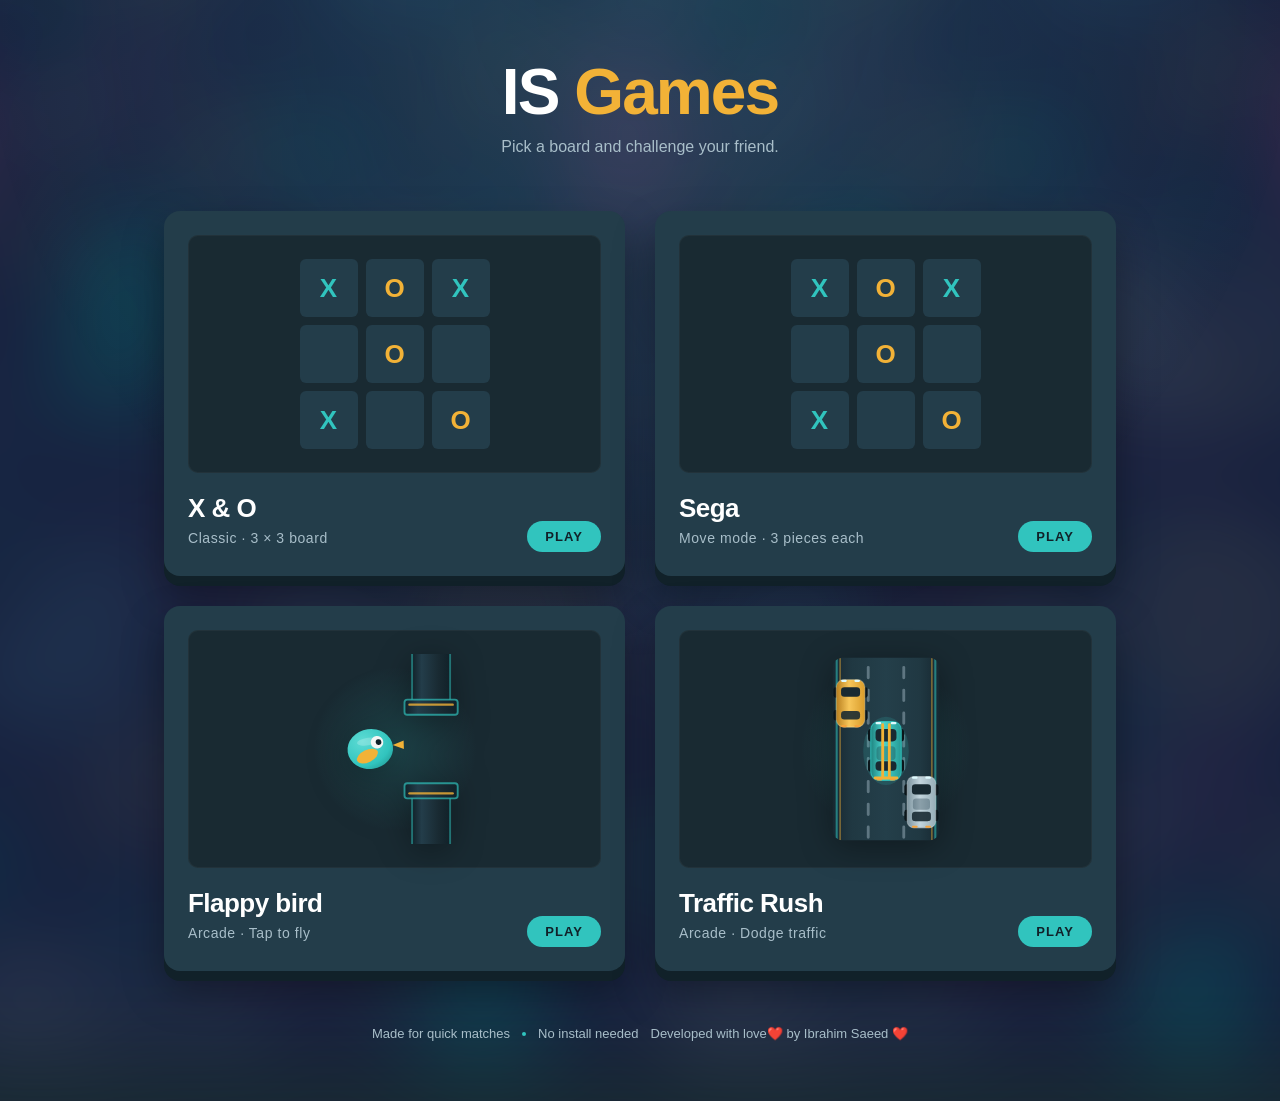
<file: index.html>
<!doctype html>
<html lang="en">
  <head>
    <meta charset="UTF-8" />
    <meta name="viewport" content="width=device-width, initial-scale=1.0" />
    <meta
      name="description"
      content="IS Games — pick a game and play with a friend."
    />
    <title>IS Games</title>
    <link rel="icon" href="favicon.svg" type="image/svg+xml" />
    <link rel="icon" href="favicon.ico" sizes="any" />
    <link rel="apple-touch-icon" href="apple-touch-icon.png" />
    <meta name="theme-color" content="#112129" />
    <link rel="stylesheet" href="style.css" />
  </head>
  <body>
    <main class="hub">
      <header class="hub__header">
        <h1 class="hub__title">IS <span>Games</span></h1>
        <p class="hub__subtitle">Pick a board and challenge your friend.</p>
      </header>

      <section class="games" aria-label="Games">
        <a class="game-card" href="./mode.html?game=xando">
          <div class="game-card__preview">
            <div class="mini-board mini-board--3">
              <span class="mini-cell mini-cell--x">X</span>
              <span class="mini-cell mini-cell--o">O</span>
              <span class="mini-cell mini-cell--x">X</span>
              <span class="mini-cell"></span>
              <span class="mini-cell mini-cell--o">O</span>
              <span class="mini-cell"></span>
              <span class="mini-cell mini-cell--x">X</span>
              <span class="mini-cell"></span>
              <span class="mini-cell mini-cell--o">O</span>
            </div>
          </div>

          <div class="game-card__body">
            <h2 class="game-card__name">X &amp; O</h2>
            <p class="game-card__meta">Classic · 3 × 3 board</p>
          </div>

          <span class="game-card__play">Play</span>
        </a>

        <a class="game-card" href="./mode.html?game=sega">
          <div class="game-card__preview">
            <div class="mini-board mini-board--3">
              <span class="mini-cell mini-cell--x">X</span>
              <span class="mini-cell mini-cell--o">O</span>
              <span class="mini-cell mini-cell--x">X</span>
              <span class="mini-cell"></span>
              <span class="mini-cell mini-cell--o">O</span>
              <span class="mini-cell"></span>
              <span class="mini-cell mini-cell--x">X</span>
              <span class="mini-cell"></span>
              <span class="mini-cell mini-cell--o">O</span>
            </div>
          </div>

          <div class="game-card__body">
            <h2 class="game-card__name">Sega</h2>
            <p class="game-card__meta">Move mode · 3 pieces each</p>
          </div>

          <span class="game-card__play">Play</span>
        </a>

        <a class="game-card" href="./flappy-bird/flappy.html">
          <div class="game-card__preview">
            <svg
              class="game-icon"
              viewBox="0 0 200 200"
              aria-hidden="true"
              focusable="false"
            >
              <defs>
                <radialGradient id="hubFbGlow" cx="0.5" cy="0.5" r="0.5">
                  <stop offset="0" stop-color="#31c4be" stop-opacity="0.16" />
                  <stop offset="1" stop-color="#31c4be" stop-opacity="0" />
                </radialGradient>
                <linearGradient id="hubFbPipe" x1="0" y1="0" x2="1" y2="0">
                  <stop offset="0" stop-color="#112129" />
                  <stop offset="0.25" stop-color="#233d4a" />
                  <stop offset="0.7" stop-color="#192a32" />
                  <stop offset="1" stop-color="#112129" />
                </linearGradient>
                <radialGradient id="hubFbBody" cx="0.35" cy="0.28" r="0.95">
                  <stop offset="0" stop-color="#5ddbd4" />
                  <stop offset="0.65" stop-color="#31c4be" />
                  <stop offset="1" stop-color="#1f8b87" />
                </radialGradient>
              </defs>

              <circle cx="100" cy="100" r="86" fill="url(#hubFbGlow)" />

              <g stroke="#31c4be" stroke-width="2">
                <rect
                  x="118"
                  y="-4"
                  width="40"
                  height="64"
                  fill="url(#hubFbPipe)"
                  stroke-opacity="0.5"
                />
                <rect
                  x="110"
                  y="48"
                  width="56"
                  height="16"
                  rx="3"
                  fill="url(#hubFbPipe)"
                  stroke-opacity="0.68"
                />
                <rect
                  x="118"
                  y="140"
                  width="40"
                  height="64"
                  fill="url(#hubFbPipe)"
                  stroke-opacity="0.5"
                />
                <rect
                  x="110"
                  y="136"
                  width="56"
                  height="16"
                  rx="3"
                  fill="url(#hubFbPipe)"
                  stroke-opacity="0.68"
                />
              </g>

              <g fill="#f2b237" opacity="0.8">
                <rect x="114" y="52" width="48" height="2.6" rx="1.3" />
                <rect x="114" y="145.4" width="48" height="2.6" rx="1.3" />
              </g>

              <g transform="translate(74 100) rotate(-8)">
                <ellipse cx="0" cy="0" rx="24" ry="21" fill="url(#hubFbBody)" />
                <ellipse
                  cx="-1"
                  cy="-8"
                  rx="12"
                  ry="4"
                  fill="#ffffff"
                  opacity="0.22"
                />
                <circle cx="8" cy="-6" r="6.6" fill="#f5f5f5" />
                <circle cx="9.6" cy="-6" r="3" fill="#112129" />
                <path d="M24 -1 L36 -4 L35 5 Z" fill="#f2b237" />
                <ellipse
                  cx="-4"
                  cy="7"
                  rx="12"
                  ry="6.5"
                  fill="#f2b237"
                  transform="rotate(-18 -4 7)"
                />
              </g>
            </svg>
          </div>

          <div class="game-card__body">
            <h2 class="game-card__name">Flappy bird</h2>
            <p class="game-card__meta">Arcade · Tap to fly</p>
          </div>

          <span class="game-card__play">Play</span>
        </a>

        <a class="game-card" href="./traffic-rush/index.html">
          <div class="game-card__preview">
            <svg
              class="game-icon"
              viewBox="0 0 200 200"
              aria-hidden="true"
              focusable="false"
            >
              <defs>
                <radialGradient id="hubTrGlow" cx="0.5" cy="0.5" r="0.5">
                  <stop offset="0" stop-color="#31c4be" stop-opacity="0.14" />
                  <stop offset="1" stop-color="#31c4be" stop-opacity="0" />
                </radialGradient>
                <linearGradient id="hubTrRoad" x1="0" y1="0" x2="1" y2="0">
                  <stop offset="0" stop-color="#172831" />
                  <stop offset="0.18" stop-color="#203842" />
                  <stop offset="0.5" stop-color="#243f4a" />
                  <stop offset="0.82" stop-color="#203842" />
                  <stop offset="1" stop-color="#172831" />
                </linearGradient>
                <linearGradient id="hubTrPlayer" x1="0" y1="0" x2="1" y2="0">
                  <stop offset="0" stop-color="#1f837f" />
                  <stop offset="0.4" stop-color="#4ad6d0" />
                  <stop offset="1" stop-color="#269a95" />
                </linearGradient>
                <linearGradient id="hubTrAmber" x1="0" y1="0" x2="1" y2="0">
                  <stop offset="0" stop-color="#b87f1f" />
                  <stop offset="0.45" stop-color="#f7c65a" />
                  <stop offset="1" stop-color="#d99c2b" />
                </linearGradient>
                <linearGradient id="hubTrIce" x1="0" y1="0" x2="1" y2="0">
                  <stop offset="0" stop-color="#7d949f" />
                  <stop offset="0.45" stop-color="#c3d5dd" />
                  <stop offset="1" stop-color="#96adb7" />
                </linearGradient>
                <clipPath id="hubTrRoadClip">
                  <rect x="44" y="4" width="112" height="192" rx="10" />
                </clipPath>
              </defs>

              <circle cx="100" cy="100" r="90" fill="url(#hubTrGlow)" />

              <rect
                x="44"
                y="4"
                width="112"
                height="192"
                rx="10"
                fill="url(#hubTrRoad)"
              />

              <g clip-path="url(#hubTrRoadClip)">
                <g
                  stroke="#a8bec9"
                  stroke-opacity="0.45"
                  stroke-width="3"
                  stroke-linecap="round"
                  stroke-dasharray="11 13"
                >
                  <line x1="81.3" y1="-10" x2="81.3" y2="210" />
                  <line x1="118.7" y1="-10" x2="118.7" y2="210" />
                </g>

                <rect
                  x="47"
                  y="4"
                  width="2.2"
                  height="192"
                  fill="#31c4be"
                  opacity="0.55"
                />
                <rect
                  x="150.8"
                  y="4"
                  width="2.2"
                  height="192"
                  fill="#31c4be"
                  opacity="0.55"
                />
                <rect
                  x="51"
                  y="4"
                  width="1.4"
                  height="192"
                  fill="#f2b237"
                  opacity="0.55"
                />
                <rect
                  x="147.6"
                  y="4"
                  width="1.4"
                  height="192"
                  fill="#f2b237"
                  opacity="0.55"
                />
              </g>

              <!-- Amber car, left lane -->
              <g transform="translate(62.7 52)">
                <g fill="#0a151a">
                  <rect x="-18" y="-17" width="5" height="11" rx="2.5" />
                  <rect x="13" y="-17" width="5" height="11" rx="2.5" />
                  <rect x="-18" y="7" width="5" height="11" rx="2.5" />
                  <rect x="13" y="7" width="5" height="11" rx="2.5" />
                </g>
                <rect
                  x="-15"
                  y="-25"
                  width="30"
                  height="50"
                  rx="8"
                  fill="url(#hubTrAmber)"
                  stroke="#ffecbe"
                  stroke-opacity="0.32"
                  stroke-width="1.2"
                />
                <rect
                  x="-10"
                  y="-17"
                  width="20"
                  height="10"
                  rx="3.5"
                  fill="#192a32"
                />
                <rect
                  x="-10"
                  y="8"
                  width="20"
                  height="9"
                  rx="3.5"
                  fill="#192a32"
                  opacity="0.9"
                />
                <g fill="#dffbff">
                  <rect x="-10" y="-25" width="6" height="2.4" rx="1.2" />
                  <rect x="4" y="-25" width="6" height="2.4" rx="1.2" />
                </g>
                <g fill="#f7a23a">
                  <rect x="-10" y="22.8" width="6" height="2.2" rx="1.1" />
                  <rect x="4" y="22.8" width="6" height="2.2" rx="1.1" />
                </g>
              </g>

              <!-- Player car, centre lane -->
              <g transform="translate(100 102)">
                <ellipse
                  cx="0"
                  cy="0"
                  rx="24"
                  ry="36"
                  fill="#31c4be"
                  opacity="0.16"
                />
                <g fill="#0a151a">
                  <rect x="-19" y="-23" width="5.5" height="13" rx="2.6" />
                  <rect x="13.5" y="-23" width="5.5" height="13" rx="2.6" />
                  <rect x="-19" y="9" width="5.5" height="13" rx="2.6" />
                  <rect x="13.5" y="9" width="5.5" height="13" rx="2.6" />
                </g>
                <rect
                  x="-16"
                  y="-31"
                  width="32"
                  height="62"
                  rx="9"
                  fill="url(#hubTrPlayer)"
                  stroke="#31c4be"
                  stroke-opacity="0.85"
                  stroke-width="1.2"
                />
                <rect
                  x="-11"
                  y="-23"
                  width="22"
                  height="13"
                  rx="4"
                  fill="#192a32"
                />
                <rect
                  x="-10"
                  y="-5"
                  width="20"
                  height="15"
                  rx="4"
                  fill="#112129"
                  opacity="0.28"
                />
                <rect
                  x="-11"
                  y="11"
                  width="22"
                  height="10"
                  rx="4"
                  fill="#192a32"
                />
                <g fill="#f2b237">
                  <rect x="-5" y="-29" width="3" height="58" rx="1.5" />
                  <rect x="2" y="-29" width="3" height="58" rx="1.5" />
                  <rect x="-13" y="27" width="26" height="3" rx="1.5" />
                </g>
                <g fill="#dffbff">
                  <rect x="-11" y="-30.4" width="6" height="2.4" rx="1.2" />
                  <rect x="5" y="-30.4" width="6" height="2.4" rx="1.2" />
                </g>
                <g fill="#f7a23a">
                  <rect x="-10" y="29" width="6" height="2.2" rx="1.1" />
                  <rect x="4" y="29" width="6" height="2.2" rx="1.1" />
                </g>
              </g>

              <!-- Frost car, right lane -->
              <g transform="translate(137.3 156)">
                <g fill="#0a151a">
                  <rect x="-18" y="-19" width="5" height="12" rx="2.5" />
                  <rect x="13" y="-19" width="5" height="12" rx="2.5" />
                  <rect x="-18" y="8" width="5" height="12" rx="2.5" />
                  <rect x="13" y="8" width="5" height="12" rx="2.5" />
                </g>
                <rect
                  x="-15"
                  y="-27"
                  width="30"
                  height="54"
                  rx="7"
                  fill="url(#hubTrIce)"
                  stroke="#f5f5f5"
                  stroke-opacity="0.3"
                  stroke-width="1.2"
                />
                <rect
                  x="-10"
                  y="-19"
                  width="20"
                  height="11"
                  rx="3.5"
                  fill="#192a32"
                />
                <rect
                  x="-9"
                  y="-4"
                  width="18"
                  height="12"
                  rx="3.5"
                  fill="#233d4a"
                  opacity="0.35"
                />
                <rect
                  x="-10"
                  y="10"
                  width="20"
                  height="10"
                  rx="3.5"
                  fill="#192a32"
                  opacity="0.9"
                />
                <g fill="#dffbff">
                  <rect x="-10" y="-27" width="6" height="2.4" rx="1.2" />
                  <rect x="4" y="-27" width="6" height="2.4" rx="1.2" />
                </g>
                <g fill="#f7a23a">
                  <rect x="-10" y="24.8" width="6" height="2.2" rx="1.1" />
                  <rect x="4" y="24.8" width="6" height="2.2" rx="1.1" />
                </g>
              </g>
            </svg>
          </div>

          <div class="game-card__body">
            <h2 class="game-card__name">Traffic Rush</h2>
            <p class="game-card__meta">Arcade · Dodge traffic</p>
          </div>

          <span class="game-card__play">Play</span>
        </a>
      </section>

      <footer class="hub__footer">
        <span>Made for quick matches</span>
        <span class="hub__dot" aria-hidden="true"></span>
        <span>No install needed</span>
        <span>Developed with love❤️ by Ibrahim Saeed ❤️</span>
      </footer>
    </main>
  </body>
</html>
</file>
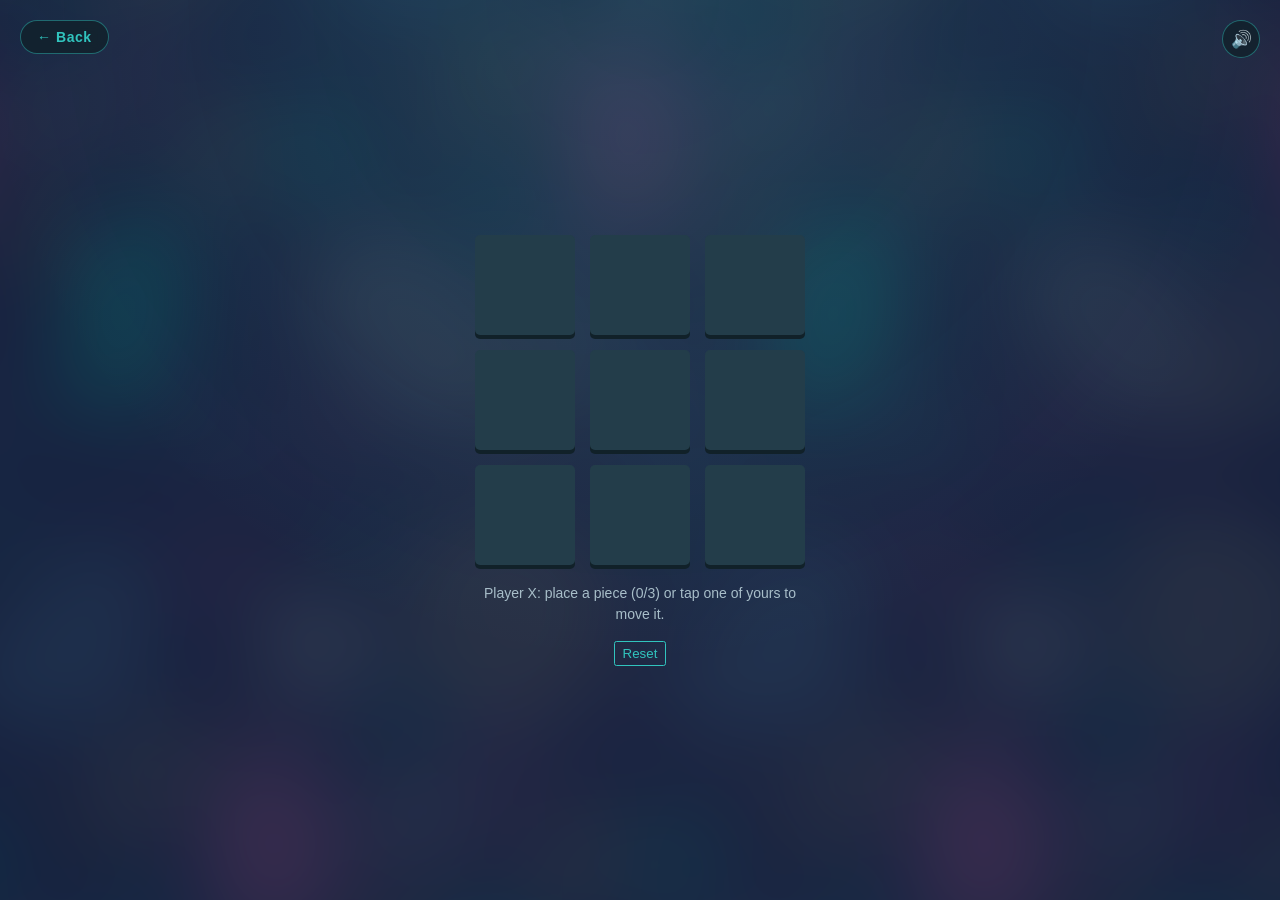
<file: sega/index.html>
<!DOCTYPE html>
<html lang="en">
  <head>
    <meta charset="UTF-8" />
    <meta name="viewport" content="width=device-width, initial-scale=1.0" />
    <title>Sega</title>
    <link rel="icon" href="../favicon.svg" type="image/svg+xml" />
    <link rel="icon" href="../favicon.ico" sizes="any" />
    <link rel="apple-touch-icon" href="../apple-touch-icon.png" />
    <meta name="theme-color" content="#112129" />
    <link rel="stylesheet" href="../game.css?v=4" />
  </head>
  <body>
    <a class="back" href="../index.html">&#8592; Back</a>
    <div class="container">
      <p class="status" id="status" role="status" aria-live="polite"></p>
      <button id="reset">Reset</button>
    </div>
    <script src="../sounds.js?v=1"></script>
    <script src="ai.js?v=2"></script>
    <script src="sega.js?v=5"></script>
  </body>
</html>
</file>
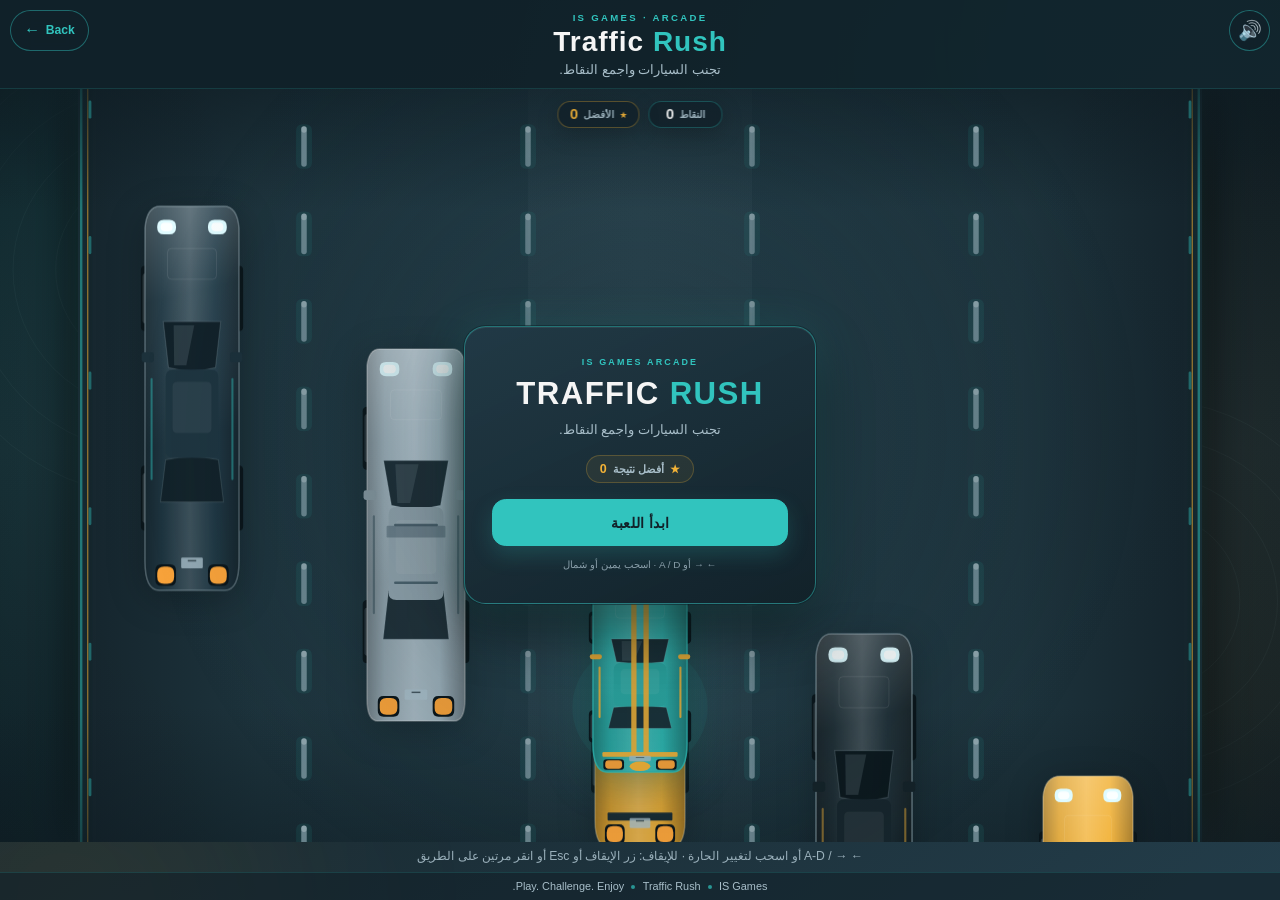
<file: traffic-rush/index.html>
<!doctype html>
<html lang="ar" dir="rtl">
  <head>
    <meta charset="UTF-8" />
    <meta
      name="viewport"
      content="width=device-width, initial-scale=1.0, maximum-scale=1.0, user-scalable=no"
    />
    <meta
      name="description"
      content="Traffic Rush on IS Games. Switch lanes, dodge traffic and beat your high score."
    />
    <meta name="theme-color" content="#112129" />
    <title>Traffic Rush | IS Games</title>
    <link rel="stylesheet" href="style.css?v=3" />
  </head>

  <body>
    <main class="traffic-game">
      <div class="traffic-game__corner">
        <a
          class="traffic-game__back"
          href="../index.html"
          aria-label="العودة إلى صفحة الألعاب"
        >
          <span class="traffic-game__back-icon" aria-hidden="true">←</span>
          <span>Back</span>
        </a>

        <button
          class="traffic-game__pause"
          id="pauseBtn"
          type="button"
          aria-label="إيقاف مؤقت"
          title="إيقاف مؤقت: اضغط الزر أو Esc أو انقر مرتين على الطريق"
          hidden
        >
          <svg viewBox="0 0 24 24" aria-hidden="true" focusable="false">
            <rect x="7" y="5" width="3.6" height="14" rx="1.3"></rect>
            <rect x="13.4" y="5" width="3.6" height="14" rx="1.3"></rect>
          </svg>
        </button>
      </div>

      <header class="traffic-game__header">
        <span class="traffic-game__eyebrow">IS GAMES · ARCADE</span>
        <h1 class="traffic-game__title">Traffic <span>Rush</span></h1>
        <p class="traffic-game__subtitle">تجنب السيارات واجمع النقاط.</p>
      </header>

      <section class="traffic-game__content" aria-label="منطقة اللعب">
        <div class="traffic-game__board" id="gameBoard">
          <canvas
            id="gameCanvas"
            width="360"
            height="640"
            aria-label="لعبة Traffic Rush. انتقل بين الحارات لتجنب السيارات."
          >
            متصفحك لا يدعم تشغيل Canvas.
          </canvas>

          <div
            class="traffic-game__hud"
            role="status"
            aria-live="polite"
            aria-atomic="true"
          >
            <div class="traffic-game__hud-card">
              <span class="traffic-game__hud-label">النقاط</span>
              <span class="traffic-game__hud-value" id="scoreDisplay">0</span>
            </div>

            <div class="traffic-game__hud-card traffic-game__hud-card--best">
              <span class="traffic-game__hud-star" aria-hidden="true">★</span>
              <span class="traffic-game__hud-label">الأفضل</span>
              <span
                class="traffic-game__hud-value traffic-game__hud-value--best"
                id="bestScoreDisplay"
                >0</span
              >
            </div>
          </div>

          <div class="traffic-game__touch" aria-label="أزرار تغيير الحارة">
            <button
              class="traffic-game__touch-btn"
              id="rightBtn"
              type="button"
              aria-label="الحارة اليمنى"
            >
              <span aria-hidden="true">‹</span>
            </button>

            <button
              class="traffic-game__touch-btn"
              id="leftBtn"
              type="button"
              aria-label="الحارة اليسرى"
            >
              <span aria-hidden="true">›</span>
            </button>
          </div>

          <div
            class="traffic-game__overlay traffic-game__overlay--start"
            id="startOverlay"
          >
            <div class="traffic-game__panel">
              <p class="traffic-game__panel-eyebrow">IS GAMES ARCADE</p>
              <h2 class="traffic-game__panel-title" dir="ltr">
                TRAFFIC <span>RUSH</span>
              </h2>
              <p class="traffic-game__panel-text">
                تجنب السيارات واجمع النقاط.
              </p>

              <div class="traffic-game__panel-best">
                <span aria-hidden="true">★</span>
                <span>أفضل نتيجة</span>
                <strong id="startBest">0</strong>
              </div>

              <button class="traffic-game__cta" id="startBtn" type="button">
                ابدأ اللعبة
              </button>
              <p class="traffic-game__panel-hint">
                ← → أو A / D · اسحب يمين أو شمال
              </p>
            </div>
          </div>

          <div class="traffic-game__overlay" id="gameOverOverlay" hidden>
            <div class="traffic-game__panel traffic-game__panel--over">
              <p class="traffic-game__panel-eyebrow" id="overEyebrow">
                GAME OVER
              </p>
              <h2
                class="traffic-game__panel-title traffic-game__panel-title--over"
                id="overTitle"
              >
                انتهت اللعبة
              </h2>
              <p class="traffic-game__panel-text" id="overMessage">
                اصطدمت! حاول مرة أخرى.
              </p>

              <div class="traffic-game__results">
                <div class="traffic-game__result">
                  <span class="traffic-game__result-label">النقاط</span>
                  <strong class="traffic-game__result-value" id="finalScore"
                    >0</strong
                  >
                </div>
                <div class="traffic-game__result traffic-game__result--best">
                  <span class="traffic-game__result-label">الأفضل</span>
                  <strong class="traffic-game__result-value" id="finalBest"
                    >0</strong
                  >
                </div>
              </div>

              <button class="traffic-game__cta" id="restartBtn" type="button">
                العب مرة أخرى
              </button>
              <a class="traffic-game__panel-link" href="../index.html">
                <span aria-hidden="true">→</span>
                <span>العودة للألعاب</span>
              </a>
            </div>
          </div>

          <div
            class="traffic-game__overlay traffic-game__overlay--pause"
            id="pauseOverlay"
            role="dialog"
            aria-modal="true"
            aria-labelledby="pauseTitle"
            hidden
          >
            <div class="traffic-game__panel traffic-game__panel--pause">
              <p class="traffic-game__panel-eyebrow">PAUSED</p>
              <h2 class="traffic-game__panel-title" id="pauseTitle">
                إيقاف مؤقت
              </h2>
              <p class="traffic-game__panel-text">
                اللعبة متوقفة. أكمل من حيث توقفت.
              </p>

              <div class="traffic-game__results">
                <div class="traffic-game__result">
                  <span class="traffic-game__result-label">النقاط</span>
                  <strong class="traffic-game__result-value" id="pauseScore"
                    >0</strong
                  >
                </div>
                <div class="traffic-game__result traffic-game__result--best">
                  <span class="traffic-game__result-label">الأفضل</span>
                  <strong class="traffic-game__result-value" id="pauseBest"
                    >0</strong
                  >
                </div>
              </div>

              <button class="traffic-game__cta" id="resumeBtn" type="button">
                متابعة
              </button>
              <button
                class="traffic-game__cta traffic-game__cta--ghost"
                id="pauseRestartBtn"
                type="button"
              >
                إعادة اللعبة
              </button>
              <p class="traffic-game__panel-hint">
                للاستئناف اضغط متابعة أو Esc أو انقر مرتين خارج اللوحة.
              </p>
            </div>
          </div>
        </div>

        <p class="traffic-game__hint">
          ← → / A-D أو اسحب لتغيير الحارة · للإيقاف: زر الإيقاف أو Esc أو انقر مرتين
          على الطريق
        </p>
      </section>

      <footer class="traffic-game__footer">
        <span>IS Games</span>
        <span class="traffic-game__dot"></span>
        <span>Traffic Rush</span>
        <span class="traffic-game__dot"></span>
        <span>Play. Challenge. Enjoy.</span>
      </footer>
    </main>

    <script src="../sounds.js?v=1"></script>
    <script type="module" src="./js/main.js?v=4"></script>
  </body>
</html>
</file>
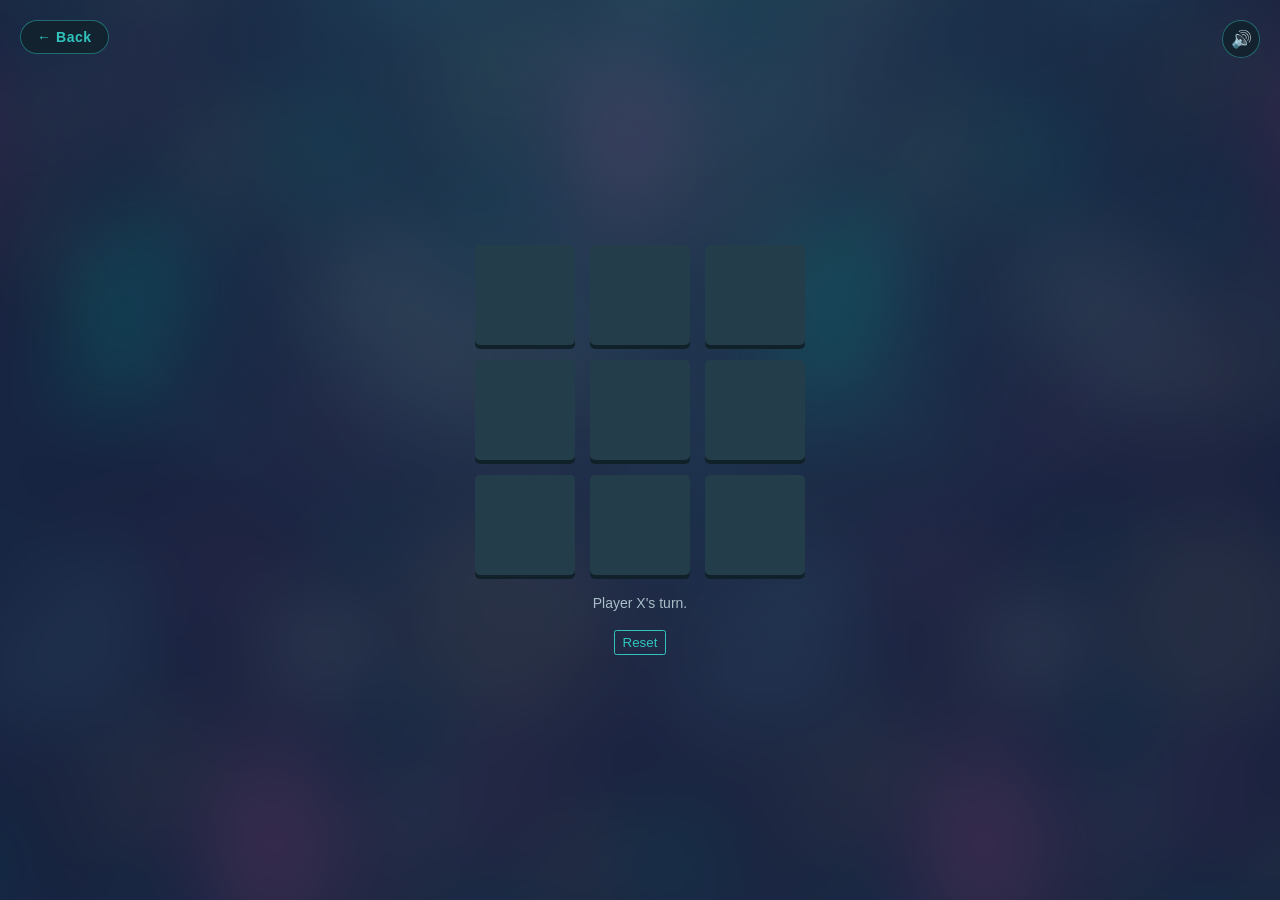
<file: XandO/index.html>
<!DOCTYPE html>
<html lang="en">
  <head>
    <meta charset="UTF-8" />
    <meta name="viewport" content="width=device-width, initial-scale=1.0" />
    <title>X &amp; O</title>
    <link rel="icon" href="../favicon.svg" type="image/svg+xml" />
    <link rel="icon" href="../favicon.ico" sizes="any" />
    <link rel="apple-touch-icon" href="../apple-touch-icon.png" />
    <meta name="theme-color" content="#112129" />
    <link rel="stylesheet" href="../game.css?v=4" />
  </head>
  <body>
    <a class="back" href="../index.html">&#8592; Back</a>
    <div class="container">
      <p class="status" id="status" role="status" aria-live="polite"></p>
      <button id="reset">Reset</button>
    </div>
    <script src="../sounds.js?v=1"></script>
    <script src="ai.js?v=2"></script>
    <script src="xando.js?v=4"></script>
  </body>
</html>
</file>
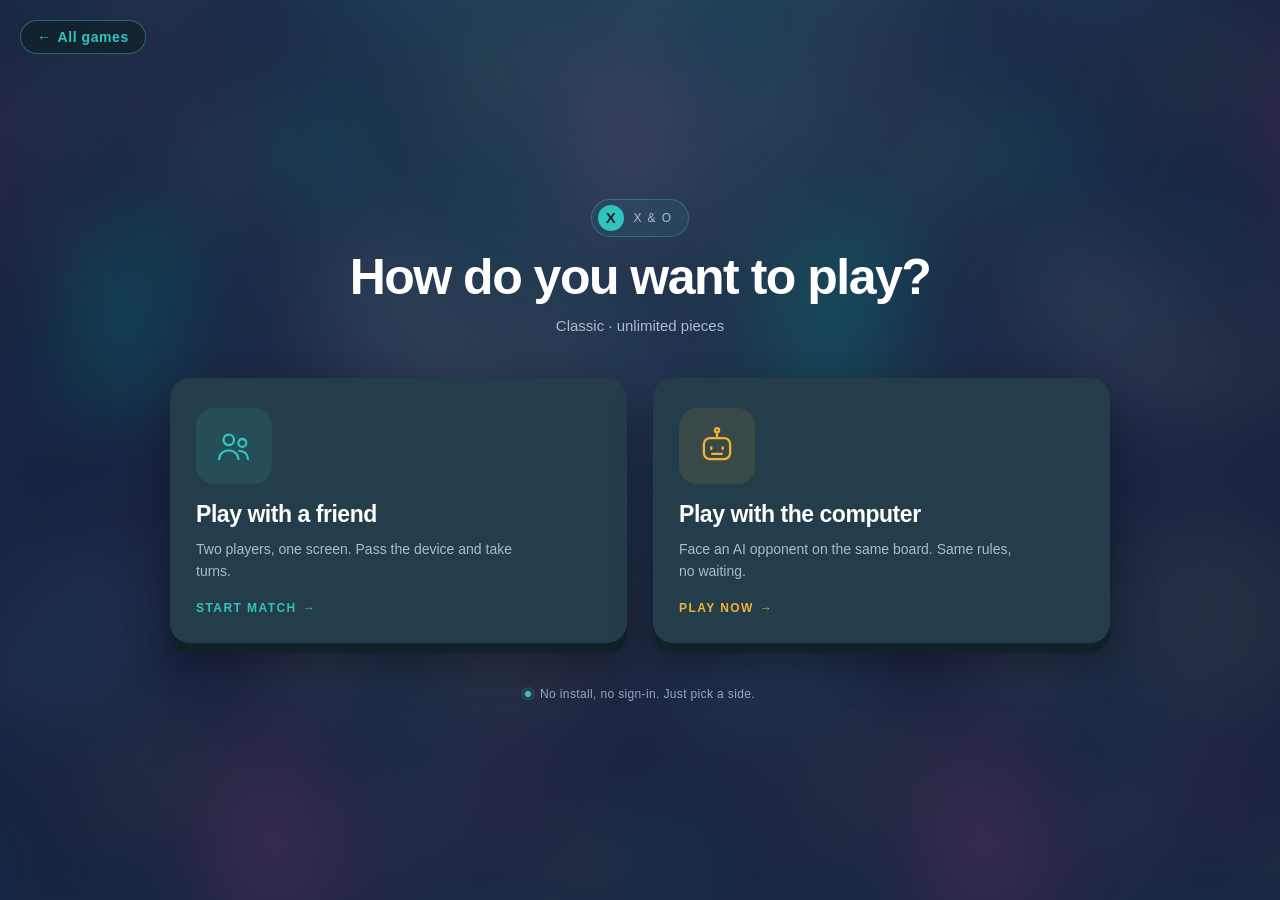
<file: mode.html>
<!doctype html>
<html lang="en">
  <head>
    <meta charset="UTF-8" />
    <meta name="viewport" content="width=device-width, initial-scale=1.0" />
    <meta name="description" content="Choose how to play: with a friend or against the computer." />
    <title>Choose a mode · IS Games</title>
    <link rel="icon" href="favicon.svg" type="image/svg+xml" />
    <link rel="icon" href="favicon.ico" sizes="any" />
    <link rel="apple-touch-icon" href="apple-touch-icon.png" />
    <meta name="theme-color" content="#112129" />
    <link rel="stylesheet" href="style.css" />
    <link rel="stylesheet" href="mode.css" />
  </head>
  <body class="choose-page">
    <a class="choose__back" href="index.html">
      <span aria-hidden="true">&#8592;</span> All games
    </a>

    <main class="choose">
      <header class="choose__header">
        <p class="choose__game">
          <span class="choose__game-mark" id="game-mark">X</span>
          <span id="game-name">X &amp; O</span>
        </p>
        <h1 class="choose__title">How do you want to play?</h1>
        <p class="choose__subtitle" id="game-meta">Classic · 3 × 3 board</p>
      </header>

      <section class="modes" aria-label="Game modes">
        <a class="mode-card mode-card--friend" id="friend-link" href="XandO/index.html">
          <span class="mode-card__icon" aria-hidden="true">
            <svg viewBox="0 0 48 48" fill="none" stroke="currentColor" stroke-width="2.6" stroke-linecap="round" stroke-linejoin="round">
              <circle cx="18" cy="17" r="6" />
              <path d="M7 39c0-6 5-10 11-10s11 4 11 10" />
              <circle cx="33.5" cy="20.5" r="4.5" />
              <path d="M30 29.5c5.6 0 10 3.6 10 9.5" />
            </svg>
          </span>
          <span class="mode-card__name">Play with a friend</span>
          <span class="mode-card__text">Two players, one screen. Pass the device and take turns.</span>
          <span class="mode-card__cta">Start match <span aria-hidden="true">&#8594;</span></span>
        </a>

        <a class="mode-card mode-card--bot" id="computer-link" href="XandO/index.html?mode=computer" aria-disabled="false">
          <span class="mode-card__icon" aria-hidden="true">
            <svg viewBox="0 0 48 48" fill="none" stroke="currentColor" stroke-width="2.6" stroke-linecap="round" stroke-linejoin="round">
              <rect x="9" y="15" width="30" height="24" rx="7" />
              <path d="M24 15V8" />
              <circle cx="24" cy="6" r="2.4" />
              <path d="M17.5 25.5v2M30.5 25.5v2" />
              <path d="M18.5 33h11" />
            </svg>
          </span>
          <span class="mode-card__name">Play with the computer</span>
          <span class="mode-card__text">Face an AI opponent on the same board. Same rules, no waiting.</span>
          <span class="mode-card__cta">Play now <span aria-hidden="true">&#8594;</span></span>
        </a>
      </section>

      <p class="choose__hint">
        <span class="choose__hint-dot" aria-hidden="true"></span>
        No install, no sign-in. Just pick a side.
      </p>
    </main>

    <script>
      // Presentation only: fills the screen with the game picked on the home page.
      const GAMES = {
        xando: {
          name: "X & O",
          mark: "X",
          meta: "Classic · unlimited pieces",
          friend: "XandO/index.html",
          computer: "XandO/index.html?mode=computer",
        },
        sega: {
          name: "Sega",
          mark: "O",
          meta: "Move mode · 3 pieces each",
          friend: "sega/index.html",
          computer: "sega/index.html?mode=computer",
        },
      };

      const key = new URLSearchParams(location.search).get("game");
      const game = GAMES[key] || GAMES.xando;

      document.title = game.name + " · Choose a mode";
      document.getElementById("game-name").textContent = game.name;
      document.getElementById("game-mark").textContent = game.mark;
      document.getElementById("game-mark").classList.add(
        game.mark === "O" ? "choose__game-mark--o" : "choose__game-mark--x"
      );
      document.getElementById("game-meta").textContent = game.meta;
      document.getElementById("friend-link").href = game.friend;

      const computerCard = document.getElementById("computer-link");

      if (game.computer) {
        computerCard.href = game.computer;
        computerCard.setAttribute("aria-disabled", "false");
        computerCard.querySelector(".mode-card__cta").innerHTML =
          'Play now <span aria-hidden="true">\u2192</span>';
      } else {
        computerCard.removeAttribute("href");
        computerCard.setAttribute("aria-disabled", "true");
        computerCard.tabIndex = -1;
        computerCard.querySelector(".mode-card__cta").textContent = "In the works";
      }
    </script>
  </body>
</html>
</file>
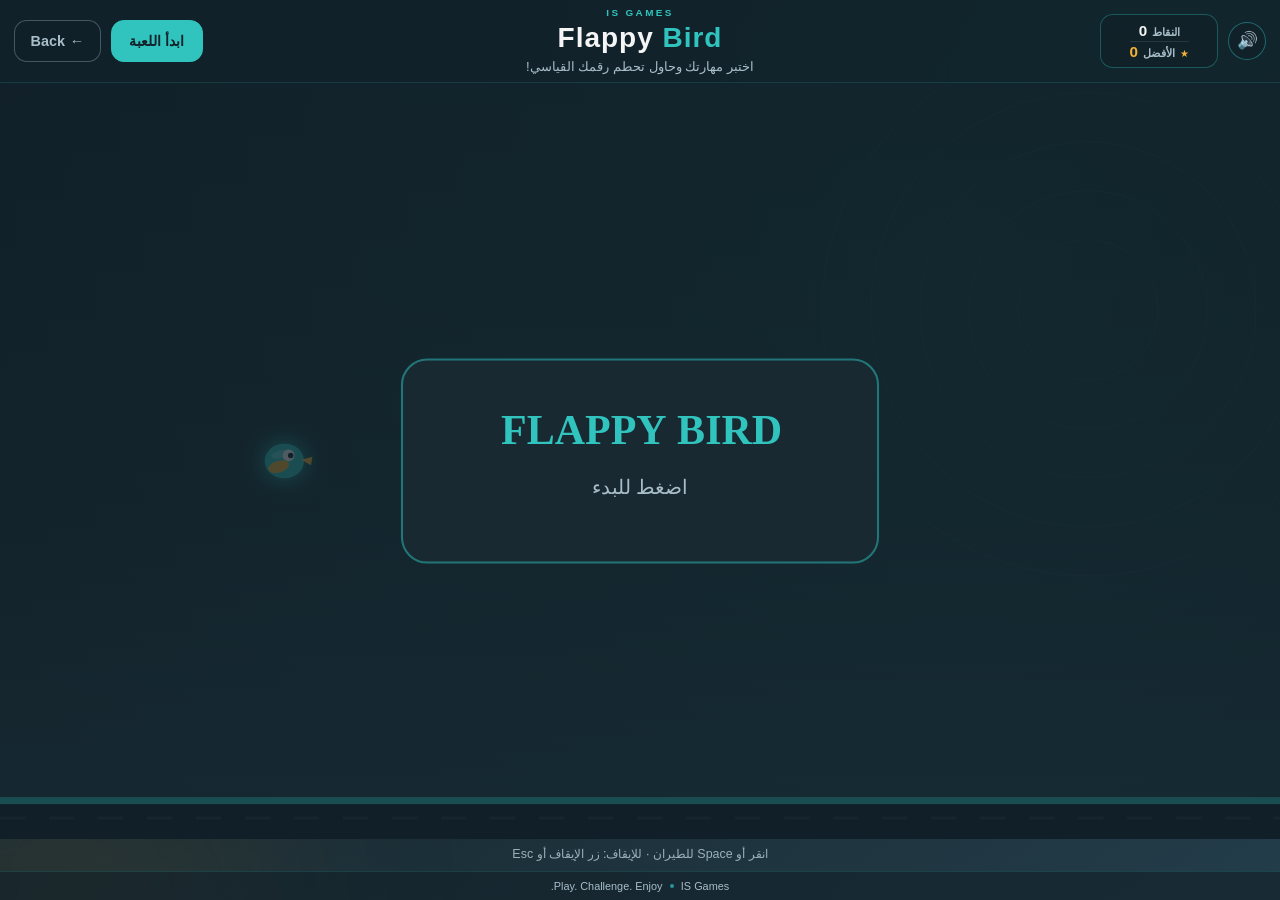
<file: flappy-bird/flappy.html>
<!doctype html>
<html lang="ar" dir="rtl">
  <head>
    <meta charset="UTF-8" />
    <meta name="viewport" content="width=device-width, initial-scale=1.0" />

    <meta
      name="description"
      content="Play Flappy Bird on IS Games. Test your skills and beat your high score!"
    />

    <meta name="theme-color" content="#192a32" />

    <title>Flappy Bird | IS Games</title>

    <link rel="stylesheet" href="style.css?v=2" />
  </head>

  <body>
    <main class="flappy-game">
      <!-- Top bar: score beside the sound button, game actions on the other side -->
      <div class="flappy-game__topbar">
        <div class="flappy-game__topbar-group flappy-game__topbar-group--score">
          <div
            class="flappy-game__score"
            role="status"
            aria-live="polite"
            aria-atomic="true"
          >
            <span class="flappy-game__score-line">
              <span class="flappy-game__score-label">النقاط</span>
              <span class="flappy-game__score-value" id="scoreDisplay">0</span>
            </span>

            <span
              class="flappy-game__score-line flappy-game__score-line--best"
              title="الرقم القياسي"
            >
              <span class="flappy-game__score-star" aria-hidden="true">★</span>
              <span class="flappy-game__score-label">الأفضل</span>
              <span
                class="flappy-game__score-value flappy-game__score-value--best"
                id="bestScoreDisplay"
                >0</span
              >
            </span>
          </div>
        </div>

        <div class="flappy-game__topbar-group flappy-game__topbar-group--actions">
          <button
            class="flappy-game__pause"
            id="pauseBtn"
            type="button"
            aria-label="إيقاف مؤقت"
            title="إيقاف مؤقت: اضغط الزر أو Esc"
            hidden
          >
            <svg viewBox="0 0 24 24" aria-hidden="true" focusable="false">
              <rect x="7" y="5" width="3.6" height="14" rx="1.3"></rect>
              <rect x="13.4" y="5" width="3.6" height="14" rx="1.3"></rect>
            </svg>
          </button>

          <button class="flappy-game__start" id="startBtn" type="button">
            ابدأ اللعبة
          </button>

          <a class="flappy-game__back" href="../index.html">
            <span aria-hidden="true">←</span>
            <span>Back</span>
          </a>
        </div>
      </div>

      <!-- Game Header -->
      <header class="flappy-game__header">
        <span class="flappy-game__eyebrow">IS GAMES</span>

        <h1 class="flappy-game__title">Flappy <span>Bird</span></h1>

        <p class="flappy-game__subtitle">
          اختبر مهارتك وحاول تحطم رقمك القياسي!
        </p>
      </header>

      <!-- Game Section -->
      <section class="flappy-game__content" aria-label="منطقة اللعب">
        <!-- Game Board -->
        <div class="flappy-game__board">
          <canvas
            id="gameCanvas"
            width="360"
            height="540"
            aria-label="لعبة Flappy Bird. اضغط للقفز وتجنب الأنابيب."
          >
            متصفحك لا يدعم تشغيل Canvas.
          </canvas>
        </div>

        <!-- Instructions -->
        <p class="flappy-game__hint" id="hint">
          انقر أو Space للطيران · للإيقاف: زر الإيقاف أو Esc
        </p>
      </section>

      <!-- Game Footer -->
      <footer class="flappy-game__footer">
        <span>IS Games</span>
        <span class="flappy-game__dot"></span>
        <span>Play. Challenge. Enjoy.</span>
      </footer>

      <!-- Pause overlay: covers the game so nothing behind it is clickable -->
      <div
        class="flappy-game__pause-overlay"
        id="pauseOverlay"
        role="dialog"
        aria-modal="true"
        aria-labelledby="pauseTitle"
        hidden
      >
        <div class="flappy-game__pause-panel">
          <p class="flappy-game__pause-eyebrow">PAUSED</p>
          <h2 class="flappy-game__pause-title" id="pauseTitle">إيقاف مؤقت</h2>
          <p class="flappy-game__pause-text">
            اللعبة متوقفة. أكمل من حيث توقفت.
          </p>

          <div class="flappy-game__pause-score">
            <span class="flappy-game__pause-score-label">النقاط</span>
            <strong class="flappy-game__pause-score-value" id="pauseScore"
              >0</strong
            >
          </div>

          <button class="flappy-game__pause-resume" id="resumeBtn" type="button">
            متابعة
          </button>
          <button
            class="flappy-game__pause-restart"
            id="pauseRestartBtn"
            type="button"
          >
            إعادة اللعبة
          </button>

          <p class="flappy-game__pause-hint">
            للاستئناف اضغط متابعة أو Esc.
          </p>
        </div>
      </div>
    </main>
    <script src="../sounds.js?v=1"></script>
    <script type="module" src="./js/main.js?v=2"></script>
  </body>
</html>
</file>
<file: style.css>
:root {
  --color-blue: #233d4a;
  --color-light-blue: #a8bec9;
  --color-dark-blue: #192a32;
  --color-darker-blue: #112129;
  --color-orange: #f2b237;
  --color-aqua: #31c4be;
  --border-radius: 1rem;
}

* {
  box-sizing: border-box;
  margin: 0;
}

html {
  font-size: 62.5%;
}

body {
  min-height: 100vh;
  background-color: var(--color-dark-blue);
  color: #eaf4f7;
  font-family: "Segoe UI", Arial, sans-serif;
  overflow-x: hidden;
}

/* Blurred pattern background (reuses the artwork shipped with the games) */
body::before {
  content: "";
  position: fixed;
  inset: -15%;
  background: url("./pattern.jpg") center / cover no-repeat;
  opacity: 0.35;
  filter: blur(45px) saturate(1.1);
  transform: scale(1.05);
  z-index: -2;
}

body::after {
  content: "";
  position: fixed;
  inset: 0;
  background: radial-gradient(
    circle at 50% 0%,
    rgba(49, 196, 190, 0.16),
    transparent 60%
  );
  z-index: -1;
}

/* ---------- Layout ---------- */

.hub {
  display: flex;
  flex-direction: column;
  align-items: center;
  justify-content: center;
  gap: clamp(3.2rem, 7vh, 5.5rem);
  min-height: 100vh;
  max-width: 100rem;
  margin: 0 auto;
  padding: clamp(3.2rem, 7vh, 6rem) 2.4rem;
}

/* ---------- Header ---------- */

.hub__header {
  text-align: center;
  animation: rise 0.6s ease both;
}

.hub__eyebrow {
  display: inline-block;
  margin-bottom: 1.6rem;
  padding: 0.6rem 1.4rem;
  border: 1px solid rgba(49, 196, 190, 0.35);
  border-radius: 999px;
  background: rgba(49, 196, 190, 0.08);
  color: var(--color-aqua);
  font-size: 1.2rem;
  letter-spacing: 0.12em;
  text-transform: uppercase;
}

.hub__title {
  font-size: clamp(3.6rem, 8vw, 6.4rem);
  font-weight: 800;
  letter-spacing: -0.03em;
  line-height: 1;
  color: #ffffff;
}

.hub__title span {
  color: var(--color-orange);
}

.hub__subtitle {
  margin-top: 1.4rem;
  font-size: 1.6rem;
  color: var(--color-light-blue);
}

/* ---------- Game cards ---------- */

.games {
  display: grid;
  grid-template-columns: repeat(2, minmax(0, 1fr));
  gap: 3rem;
  width: 100%;
}

.game-card {
  position: relative;
  display: flex;
  flex-direction: column;
  gap: 2rem;
  padding: 2.4rem 2.4rem 3rem;
  border-radius: calc(var(--border-radius) * 1.6);
  background: var(--color-blue);
  box-shadow: 0 1rem 0 var(--color-darker-blue),
    0 2rem 4rem rgba(0, 0, 0, 0.35);
  text-decoration: none;
  color: inherit;
  transition: transform 0.25s ease, box-shadow 0.25s ease,
    background-color 0.25s ease;
  animation: rise 0.6s ease both;
}

.game-card:nth-child(2) {
  animation-delay: 0.1s;
}

.game-card:hover,
.game-card:focus-visible {
  transform: translateY(-0.8rem);
  background: #284756;
  box-shadow: 0 1.8rem 0 var(--color-darker-blue),
    0 3rem 5rem rgba(0, 0, 0, 0.45);
  outline: none;
}

.game-card:focus-visible {
  box-shadow: 0 1.8rem 0 var(--color-darker-blue),
    0 0 0 0.3rem var(--color-aqua);
}

.game-card:active {
  transform: translateY(-0.2rem);
  box-shadow: 0 0.8rem 0 var(--color-darker-blue),
    0 1.4rem 3rem rgba(0, 0, 0, 0.4);
}

/* ---------- Board preview ---------- */

.game-card__preview {
  display: grid;
  place-items: center;
  padding: 2.4rem;
  border-radius: var(--border-radius);
  background: var(--color-dark-blue);
  box-shadow: inset 0 0 0 1px rgba(255, 255, 255, 0.04);
}

.mini-board {
  display: grid;
  gap: 0.8rem;
  width: 100%;
  max-width: 19rem;
  aspect-ratio: 1;
}

.mini-board--3 {
  grid-template-columns: repeat(3, 1fr);
}

.mini-board--4 {
  grid-template-columns: repeat(4, 1fr);
}

.mini-cell {
  display: flex;
  align-items: center;
  justify-content: center;
  border-radius: 0.6rem;
  background: var(--color-blue);
  font-family: "Rubik Mono One", "Segoe UI", sans-serif;
  font-weight: 700;
  font-size: clamp(1.6rem, 4vw, 2.6rem);
  line-height: 1;
  color: transparent;
}

.mini-board--4 .mini-cell {
  font-size: clamp(1.2rem, 3vw, 1.9rem);
  border-radius: 0.4rem;
}

.mini-cell--x {
  color: var(--color-aqua);
}

.mini-cell--o {
  color: var(--color-orange);
}

/* Arcade preview icons keep the same footprint as a mini board */
.game-icon {
  display: block;
  width: 100%;
  max-width: 19rem;
  height: auto;
  aspect-ratio: 1;
  filter: drop-shadow(0 0.6rem 1.6rem rgba(0, 0, 0, 0.35));
}

/* ---------- Card text ---------- */

.game-card__body {
  display: flex;
  flex-direction: column;
  gap: 0.6rem;
}

.game-card__name {
  font-size: 2.6rem;
  font-weight: 800;
  letter-spacing: -0.02em;
  color: #ffffff;
}

.game-card__meta {
  font-size: 1.4rem;
  letter-spacing: 0.04em;
  color: var(--color-light-blue);
}

.game-card__play {
  position: absolute;
  right: 2.4rem;
  bottom: 2.4rem;
  padding: 0.8rem 1.8rem;
  border-radius: 999px;
  background: var(--color-aqua);
  color: var(--color-darker-blue);
  font-size: 1.3rem;
  font-weight: 700;
  letter-spacing: 0.08em;
  text-transform: uppercase;
  transition: background-color 0.25s ease, transform 0.25s ease;
}

.game-card:hover .game-card__play,
.game-card:focus-visible .game-card__play {
  background: var(--color-orange);
  transform: translateX(0.3rem);
}

/* ---------- Footer ---------- */

.hub__footer {
  display: flex;
  align-items: center;
  gap: 1.2rem;
  font-size: 1.3rem;
  color: var(--color-light-blue);
  animation: rise 0.6s ease 0.2s both;
}

.hub__dot {
  width: 0.4rem;
  height: 0.4rem;
  border-radius: 50%;
  background: var(--color-aqua);
}

/* ---------- Motion ---------- */

@keyframes rise {
  from {
    opacity: 0;
    transform: translateY(2rem);
  }
  to {
    opacity: 1;
    transform: translateY(0);
  }
}

@media (prefers-reduced-motion: reduce) {
  *,
  *::before,
  *::after {
    animation: none !important;
    transition: none !important;
  }
}

/* ---------- Responsive ---------- */

/* Small laptops / tablets */
@media (max-width: 820px) {
  .hub {
    gap: clamp(2.6rem, 5vh, 4rem);
    padding: clamp(2.8rem, 6vh, 4.5rem) 2rem;
  }
}

/* Phones: the cards become compact horizontal rows */
@media (max-width: 720px) {
  html {
    font-size: 56.25%;
  }

  .hub {
    gap: 2.6rem;
    padding: 3rem 1.6rem;
  }

  .games {
    grid-template-columns: 1fr;
    gap: 1.6rem;
  }

  .game-card {
    flex-direction: row;
    align-items: center;
    gap: 1.6rem;
    padding: 1.4rem;
    border-radius: 1.8rem;
    box-shadow: 0 0.7rem 0 var(--color-darker-blue),
      0 1.6rem 3rem rgba(0, 0, 0, 0.35);
  }

  .game-card:hover,
  .game-card:focus-visible {
    transform: translateY(-0.4rem);
    box-shadow: 0 1.1rem 0 var(--color-darker-blue),
      0 2rem 3.6rem rgba(0, 0, 0, 0.4);
  }

  .game-card:active {
    transform: translateY(-0.1rem);
    box-shadow: 0 0.5rem 0 var(--color-darker-blue),
      0 1rem 2rem rgba(0, 0, 0, 0.35);
  }

  .game-card__preview {
    flex: 0 0 auto;
    width: 10rem;
    padding: 0.9rem;
    border-radius: 1.2rem;
  }

  .mini-board {
    max-width: none;
    gap: 0.5rem;
  }

  .mini-cell {
    border-radius: 0.4rem;
    font-size: 1.4rem;
  }

  .game-card__body {
    flex: 1 1 auto;
    gap: 0.3rem;
    min-width: 0;
  }

  .game-card__name {
    font-size: 2rem;
  }

  .game-card__meta {
    font-size: 1.2rem;
  }

  .game-card__play {
    position: static;
    flex: 0 0 auto;
    align-self: center;
    margin: 0;
    padding: 0.8rem 1.4rem;
    font-size: 1.1rem;
  }

  .hub__footer {
    flex-direction: row;
    gap: 1rem;
    font-size: 1.2rem;
  }
}

/* Small phones */
@media (max-width: 420px) {
  html {
    font-size: 53%;
  }

  .hub {
    gap: 2.2rem;
    padding: 2.6rem 1.4rem;
  }

  .hub__header {
    padding: 0 0.4rem;
  }

  .hub__eyebrow {
    margin-bottom: 1.2rem;
    padding: 0.5rem 1.1rem;
    font-size: 1rem;
  }

  .hub__subtitle {
    margin-top: 1rem;
    font-size: 1.4rem;
  }

  .game-card {
    gap: 1.2rem;
    padding: 1.2rem;
  }

  .game-card__preview {
    width: 8.4rem;
    padding: 0.7rem;
  }

  .game-card__name {
    font-size: 1.8rem;
  }

  .game-card__meta {
    font-size: 1.1rem;
  }

  .game-card__play {
    display: none;
  }

  .hub__footer {
    flex-direction: column;
    gap: 0.4rem;
    font-size: 1.1rem;
    text-align: center;
  }

  .hub__dot {
    display: none;
  }
}

/* Short landscape phones */
@media (max-height: 520px) and (orientation: landscape) {
  .hub {
    justify-content: flex-start;
    gap: 2.4rem;
    padding-top: 2.4rem;
  }

  .hub__subtitle {
    display: none;
  }

  .games {
    grid-template-columns: repeat(2, minmax(0, 1fr));
    gap: 1.6rem;
  }

  .game-card__preview {
    display: none;
  }
}
</file>
<file: game.css>
:root {
  --color-blue: #233d4a;
  --color-light-blue: #a8bec9;
  --color-dark-blue: #192a32;
  --color-darker-blue: #112129;
  --color-orange: #f2b237;
  --color-aqua: #31c4be;
  --border-radius: 1rem;
  --grid-rows: 3;
}

* {
  box-sizing: border-box;
  margin: 0;
}

html {
  font-size: 62.5%;
}

body {
  min-height: 100vh;
  background-color: var(--color-dark-blue);
  color: #eaf4f7;
  font-family: "Segoe UI", Arial, sans-serif;
  overflow-x: hidden;
}

/* Same background artwork as the home screen */
body::before {
  content: "";
  position: fixed;
  inset: -15%;
  background: url("./pattern.jpg") center / cover no-repeat;
  opacity: 0.35;
  filter: blur(45px) saturate(1.1);
  transform: scale(1.05);
  z-index: -2;
}

body::after {
  content: "";
  position: fixed;
  inset: 0;
  background: radial-gradient(
    circle at 50% 0%,
    rgba(49, 196, 190, 0.16),
    transparent 60%
  );
  z-index: -1;
}

.container {
  display: flex;
  flex-direction: column;
  align-items: center;
  justify-content: flex-start;
  min-height: 100vh;
  padding: 6rem 1.6rem;
  font-size: 1.6rem;
  font-family: "Segoe UI", Arial, sans-serif;
}

.board {
  display: grid;
  grid-template-columns: repeat(var(--grid-rows), 100px);
  grid-template-rows: repeat(var(--grid-rows), 100px);
  margin: auto auto 0;
  gap: 1.5rem;
}

.cell {
  position: relative;
  display: flex;
  align-items: center;
  justify-content: center;
  cursor: pointer;
  font-size: 3em;
  color: var(--color-aqua);
  background-color: var(--color-blue);
  border-radius: var(--border-radius);
  isolation: isolate;
  font-family: 'Rubik Mono One', sans-serif;
}

.cell--X {
  color: var(--color-aqua);
}

.cell--O {
  color: var(--color-orange);
}

.value {
  z-index: 1;
  user-select: none;
}

.cell:before {
  content: "";
  position: absolute;
  height: 100%;
  width: 100%;
  bottom: -0.4rem;
  border-radius: calc(var(--border-radius) / 2);
  background-color: var(--color-darker-blue);
}

.cell:after {
  content: "";
  position: absolute;
  height: 100%;
  width: 100%;
  border-radius: calc(var(--border-radius) / 2);
  background-color: var(--color-blue);
  transition: all 0.3s;
}

#reset {
  display: block;
  margin: 1.6rem auto auto;
  cursor: pointer;
  background: none;
  outline: none;
  border: 1px solid var(--color-aqua);
  border-radius: calc(var(--border-radius) / 4);
  padding: .4rem .8rem;
  color: var(--color-aqua);
}

/* Back to main screen */
.back {
  position: fixed;
  top: 2rem;
  left: 2rem;
  z-index: 10;
  display: inline-flex;
  align-items: center;
  gap: .6rem;
  padding: .8rem 1.6rem;
  border: 1px solid rgba(49, 196, 190, 0.45);
  border-radius: 999px;
  background: rgba(17, 33, 41, 0.75);
  backdrop-filter: blur(6px);
  color: var(--color-aqua);
  font-family: Arial, sans-serif;
  font-size: 1.4rem;
  font-weight: 700;
  letter-spacing: .04em;
  text-decoration: none;
  transition: background-color .25s ease, color .25s ease, border-color .25s ease;
}

.back:hover,
.back:focus-visible {
  background: var(--color-aqua);
  border-color: var(--color-aqua);
  color: var(--color-darker-blue);
  outline: none;
}

/* Sound on/off button, created by sounds.js */
.sound-toggle {
  position: fixed;
  top: 2rem;
  right: 2rem;
  z-index: 10;
  display: inline-flex;
  align-items: center;
  justify-content: center;
  width: 3.8rem;
  height: 3.8rem;
  padding: 0;
  border: 1px solid rgba(49, 196, 190, 0.45);
  border-radius: 999px;
  background: rgba(17, 33, 41, 0.75);
  backdrop-filter: blur(6px);
  color: var(--color-aqua);
  font-size: 1.7rem;
  line-height: 1;
  cursor: pointer;
  transition: background-color .25s ease, border-color .25s ease, opacity .25s ease;
}

.sound-toggle:hover,
.sound-toggle:focus-visible {
  background: var(--color-aqua);
  border-color: var(--color-aqua);
  outline: none;
}

.sound-toggle--muted {
  opacity: .55;
}

/* Status line under the board */
.status {
  margin-top: 1.8rem;
  margin-bottom: 0;
  min-height: 2rem;
  max-width: 34rem;
  color: var(--color-light-blue);
  font-family: Arial, sans-serif;
  font-size: 1.4rem;
  line-height: 1.5;
  text-align: center;
}

/* While a piece is held, highlight the empty cells it can move to */
.board--holding .cell:not(.cell--X):not(.cell--O) {
  cursor: copy;
}

.board--holding .cell:not(.cell--X):not(.cell--O):after {
  background-color: #2f5564;
  box-shadow: inset 0 0 0 2px rgba(49, 196, 190, 0.55);
}

.board--holding .cell--X,
.board--holding .cell--O {
  cursor: not-allowed;
}

/* Computer turn: the board stops taking clicks until it has moved */
.board--locked .cell {
  cursor: progress;
}

.board--locked .cell:not(.cell--X):not(.cell--O):after {
  background-color: #1f3843;
}

.board--locked .cell--X,
.board--locked .cell--O {
  cursor: progress;
}

/* "Computer is thinking…" */
.status--thinking {
  color: var(--color-aqua);
  animation: statusPulse 1.1s ease-in-out infinite;
}

@keyframes statusPulse {
  from,
  to {
    opacity: 0.55;
  }
  50% {
    opacity: 1;
  }
}

/* ---------- Winning cells ---------- */

.cell--win::after {
  animation: winGlow 0.85s ease-in-out infinite alternate;
}

.cell--win .value {
  animation: winPop 0.5s cubic-bezier(0.2, 1.6, 0.4, 1) both;
}

@keyframes winGlow {
  from {
    box-shadow: 0 0 0 2px rgba(242, 178, 55, 0.45),
      0 0 10px rgba(242, 178, 55, 0.25);
  }
  to {
    box-shadow: 0 0 0 3px rgba(242, 178, 55, 0.95),
      0 0 22px rgba(242, 178, 55, 0.6);
  }
}

@keyframes winPop {
  from {
    transform: scale(0.55);
  }
  to {
    transform: scale(1);
  }
}

/* ---------- End of round modal ---------- */

body.modal-open {
  overflow: hidden;
}

.modal {
  position: fixed;
  inset: 0;
  z-index: 60;
  display: grid;
  place-items: center;
  padding: 2rem;
  visibility: hidden;
  opacity: 0;
  pointer-events: none;
  transition: opacity 0.25s ease, visibility 0.25s ease;
}

.modal.is-open {
  visibility: visible;
  opacity: 1;
  pointer-events: auto;
}

.modal__backdrop {
  position: absolute;
  inset: 0;
  background: radial-gradient(
      circle at 50% 40%,
      rgba(49, 196, 190, 0.16),
      transparent 55%
    ),
    rgba(9, 19, 24, 0.78);
  backdrop-filter: blur(6px);
}

.modal__card {
  position: relative;
  width: min(92vw, 36rem);
  padding: 3.2rem 2.8rem 2.8rem;
  border: 1px solid rgba(49, 196, 190, 0.28);
  border-radius: 2rem;
  background: linear-gradient(160deg, #28495a 0%, #192a32 60%, #112129 100%);
  box-shadow: 0 2.4rem 6rem rgba(0, 0, 0, 0.55),
    inset 0 1px 0 rgba(255, 255, 255, 0.06);
  text-align: center;
  transform: translateY(2.4rem) scale(0.92);
  opacity: 0;
  transition: transform 0.4s cubic-bezier(0.2, 1.45, 0.35, 1),
    opacity 0.3s ease;
}

.modal.is-open .modal__card {
  transform: none;
  opacity: 1;
}

.modal__badge {
  display: grid;
  place-items: center;
  width: 9rem;
  height: 9rem;
  margin: 0 auto 2rem;
  border: 2px solid rgba(49, 196, 190, 0.5);
  border-radius: 50%;
  background: radial-gradient(
    circle at 50% 35%,
    rgba(49, 196, 190, 0.28),
    rgba(17, 33, 41, 0.9) 70%
  );
  box-shadow: 0 0 2.4rem rgba(49, 196, 190, 0.35),
    inset 0 0 2rem rgba(49, 196, 190, 0.15);
  color: var(--color-aqua);
  font-family: "Rubik Mono One", "Segoe UI", sans-serif;
  font-size: 4.4rem;
  line-height: 1;
}

.modal.is-open .modal__badge {
  animation: badgePop 0.55s cubic-bezier(0.2, 1.6, 0.4, 1) both 0.12s;
}

.modal__badge--o {
  border-color: rgba(242, 178, 55, 0.55);
  background: radial-gradient(
    circle at 50% 35%,
    rgba(242, 178, 55, 0.28),
    rgba(17, 33, 41, 0.9) 70%
  );
  box-shadow: 0 0 2.4rem rgba(242, 178, 55, 0.35),
    inset 0 0 2rem rgba(242, 178, 55, 0.15);
  color: var(--color-orange);
}

.modal__badge--draw {
  border-color: rgba(168, 190, 201, 0.45);
  background: radial-gradient(
    circle at 50% 35%,
    rgba(168, 190, 201, 0.22),
    rgba(17, 33, 41, 0.9) 70%
  );
  box-shadow: 0 0 2.4rem rgba(168, 190, 201, 0.25),
    inset 0 0 2rem rgba(168, 190, 201, 0.12);
  color: var(--color-light-blue);
}

/* "You" / "CPU" instead of a single X or O */
.modal__badge--word {
  font-family: Arial, sans-serif;
  font-size: 2.2rem;
  font-weight: 800;
  letter-spacing: 0.06em;
  text-transform: uppercase;
}

.modal__eyebrow {
  color: var(--color-aqua);
  font-family: Arial, sans-serif;
  font-size: 1.1rem;
  font-weight: 700;
  letter-spacing: 0.22em;
  text-transform: uppercase;
}

.modal--o .modal__eyebrow {
  color: var(--color-orange);
}

.modal__title {
  margin: 0.8rem 0 1rem;
  color: #ffffff;
  font-family: Arial, sans-serif;
  font-size: 2.8rem;
  font-weight: 800;
  letter-spacing: -0.02em;
}

.modal__text {
  margin-bottom: 2.6rem;
  color: var(--color-light-blue);
  font-family: Arial, sans-serif;
  font-size: 1.4rem;
  line-height: 1.6;
}

.modal__button {
  padding: 1.2rem 3.2rem;
  border: 0;
  border-radius: 999px;
  background: var(--color-aqua);
  color: var(--color-darker-blue);
  cursor: pointer;
  font-family: Arial, sans-serif;
  font-size: 1.3rem;
  font-weight: 800;
  letter-spacing: 0.08em;
  text-transform: uppercase;
  transition: background-color 0.2s ease, transform 0.15s ease;
}

.modal__button:hover,
.modal__button:focus-visible {
  background: var(--color-orange);
  outline: none;
  transform: translateY(-0.2rem);
}

.modal__button:active {
  transform: translateY(0);
}

@keyframes badgePop {
  from {
    transform: scale(0.4);
    opacity: 0;
  }
  60% {
    transform: scale(1.08);
    opacity: 1;
  }
  to {
    transform: scale(1);
  }
}

@media (prefers-reduced-motion: reduce) {
  .modal__card,
  .modal__badge,
  .cell--win::after,
  .cell--win .value,
  .status--thinking {
    animation: none !important;
    transition: none !important;
  }
}

/* Phones: the board takes the full width with small side margins */
@media (max-width: 600px) {
  .container {
    padding: 6rem 1.2rem;
  }

  .board {
    grid-template-columns: repeat(var(--grid-rows), minmax(0, 1fr));
    grid-template-rows: repeat(var(--grid-rows), minmax(0, 1fr));
    width: 100%;
    max-width: none;
    aspect-ratio: 1;
  }

  .cell {
    font-size: clamp(2.8rem, 15vw, 6rem);
  }

  .status {
    width: 100%;
    max-width: 100%;
  }

  .back {
    top: 1.2rem;
    left: 1.2rem;
  }

  .sound-toggle {
    top: 1.2rem;
    right: 1.2rem;
    width: 3.4rem;
    height: 3.4rem;
    font-size: 1.5rem;
  }
}
/* Short screens (landscape phones): keep the whole game visible */
@media (max-height: 560px) {
  .container {
    padding: 4.8rem 1.2rem;
  }

  .board {
    grid-template-columns: repeat(var(--grid-rows), minmax(0, 1fr));
    grid-template-rows: repeat(var(--grid-rows), minmax(0, 1fr));
    aspect-ratio: 1;
    width: min(100%, calc(100vh - 17rem));
    min-width: 16rem;
    max-width: none;
  }

  .cell {
    font-size: clamp(1.6rem, 6.5vh, 3.2rem);
  }

  .status {
    margin-top: 0.8rem;
    font-size: 1.2rem;
  }

  #reset {
    margin: 1rem auto auto;
  }
}
</file>
<file: traffic-rush/style.css>
/* ==========================================
   TRAFFIC RUSH - IS GAMES
   Full-screen responsive arcade game
========================================== */

:root {
  --color-blue: #233d4a;
  --color-light-blue: #a8bec9;
  --color-dark-blue: #192a32;
  --color-darker-blue: #112129;
  --color-orange: #f2b237;
  --color-aqua: #31c4be;

  --color-white: #f5f5f5;
  --border-radius: 1rem;
  --transition: 220ms ease;
}

* {
  box-sizing: border-box;
  margin: 0;
  padding: 0;
}

a {
  text-decoration: none;
}

html,
body {
  width: 100%;
  height: 100%;
  min-height: 100%;
  overflow: hidden;
  overscroll-behavior: none;
}

body {
  font-family: "Segoe UI", Tahoma, Arial, sans-serif;
  background: var(--color-darker-blue);
  color: var(--color-white);
  -webkit-font-smoothing: antialiased;
  -moz-osx-font-smoothing: grayscale;
  user-select: none;
  -webkit-user-select: none;
  -webkit-tap-highlight-color: transparent;
}

/* ---------- Main shell ---------- */

.traffic-game {
  position: relative;
  isolation: isolate;
  display: flex;
  flex-direction: column;
  width: 100%;
  height: 100vh;
  height: 100dvh;
  min-height: 0;
  overflow: hidden;
  background:
    radial-gradient(circle at 80% 18%, rgba(49, 196, 190, 0.12), transparent 42%),
    linear-gradient(145deg, var(--color-darker-blue), var(--color-dark-blue), var(--color-blue));
}

.traffic-game::before,
.traffic-game::after {
  content: "";
  position: absolute;
  z-index: -1;
  border-radius: 50%;
  pointer-events: none;
  filter: blur(100px);
}

.traffic-game::before {
  width: 35rem;
  height: 35rem;
  top: -15rem;
  right: -12rem;
  background: rgba(49, 196, 190, 0.1);
}

.traffic-game::after {
  width: 28rem;
  height: 28rem;
  bottom: -15rem;
  left: -10rem;
  background: rgba(242, 178, 55, 0.07);
}

/* ---------- Header / footer ---------- */

.traffic-game__header {
  display: flex;
  flex: 0 0 auto;
  flex-direction: column;
  align-items: center;
  gap: 0.15rem;
  padding: max(0.75rem, env(safe-area-inset-top)) 1rem 0.5rem;
  border-bottom: 1px solid rgba(49, 196, 190, 0.16);
  background: rgba(17, 33, 41, 0.88);
  text-align: center;
}

.traffic-game__eyebrow {
  color: var(--color-aqua);
  font-size: 0.6rem;
  font-weight: 800;
  letter-spacing: 0.24em;
  line-height: 1.2;
}

.traffic-game__title {
  color: var(--color-white);
  font-size: clamp(1.2rem, 3.2vw, 1.75rem);
  font-weight: 800;
  letter-spacing: 0.035em;
  line-height: 1.15;
}

.traffic-game__title span {
  color: var(--color-aqua);
}

.traffic-game__subtitle {
  max-width: 36rem;
  color: var(--color-light-blue);
  font-size: clamp(0.68rem, 1.5vw, 0.82rem);
  line-height: 1.45;
}

.traffic-game__footer {
  display: flex;
  flex: 0 0 auto;
  flex-wrap: wrap;
  align-items: center;
  justify-content: center;
  gap: 0.45rem;
  padding: 0.4rem 1rem max(0.4rem, env(safe-area-inset-bottom));
  border-top: 1px solid rgba(49, 196, 190, 0.16);
  background: rgba(17, 33, 41, 0.6);
  color: var(--color-light-blue);
  font-size: 0.68rem;
  line-height: 1.3;
}

.traffic-game__dot {
  width: 4px;
  height: 4px;
  border-radius: 50%;
  background: var(--color-aqua);
  opacity: 0.7;
}

/* ---------- Game area ---------- */

.traffic-game__content {
  position: relative;
  display: flex;
  flex: 1 1 auto;
  flex-direction: column;
  width: 100%;
  min-width: 0;
  min-height: 0;
  padding: 0;
}

.traffic-game__board {
  position: relative;
  flex: 1 1 auto;
  width: 100%;
  min-width: 0;
  min-height: 0;
  overflow: hidden;
  background: var(--color-darker-blue);
  touch-action: none;
}

#gameCanvas {
  display: block;
  width: 100%;
  height: 100%;
  margin: 0;
  padding: 0;
  border: none;
  outline: none;
  cursor: pointer;
  touch-action: none;
}

/* ---------- HUD ---------- */

.traffic-game__hud {
  position: absolute;
  top: clamp(0.5rem, 1.4vh, 0.9rem);
  left: 50%;
  z-index: 5;
  display: flex;
  align-items: stretch;
  gap: clamp(0.35rem, 1vw, 0.55rem);
  width: max-content;
  max-width: calc(100% - 1.6rem);
  transform: translateX(-50%);
  pointer-events: none;
}

.traffic-game__hud-card {
  display: flex;
  align-items: center;
  justify-content: center;
  gap: 0.32rem;
  min-width: 74px;
  padding: 0.32rem 0.72rem;
  border: 1px solid rgba(49, 196, 190, 0.32);
  border-radius: 0.8rem;
  background: rgba(17, 33, 41, 0.78);
  box-shadow: 0 0.4rem 1.4rem rgba(0, 0, 0, 0.22);
  backdrop-filter: blur(12px);
  -webkit-backdrop-filter: blur(12px);
}

.traffic-game__hud-card--best {
  border-color: rgba(242, 178, 55, 0.34);
}

.traffic-game__hud-label {
  color: var(--color-light-blue);
  font-size: 0.62rem;
  font-weight: 600;
  white-space: nowrap;
}

.traffic-game__hud-star {
  color: var(--color-orange);
  font-size: 0.58rem;
}

.traffic-game__hud-value {
  color: var(--color-white);
  font-size: 0.92rem;
  font-weight: 800;
  line-height: 1;
}

.traffic-game__hud-value--best {
  color: var(--color-orange);
}

/* ---------- Touch controls ---------- */

.traffic-game__touch {
  position: absolute;
  right: 0;
  bottom: max(0.85rem, env(safe-area-inset-bottom));
  left: 0;
  z-index: 6;
  display: none;
  align-items: center;
  justify-content: space-between;
  padding: 0 0.85rem;
  pointer-events: none;
}

.traffic-game__touch-btn {
  display: flex;
  align-items: center;
  justify-content: center;
  width: 3rem;
  height: 3rem;
  border: 1px solid rgba(49, 196, 190, 0.42);
  border-radius: 999px;
  background: rgba(17, 33, 41, 0.66);
  color: var(--color-aqua);
  font-family: "Segoe UI", Tahoma, Arial, sans-serif;
  font-size: 1.55rem;
  font-weight: 800;
  line-height: 1;
  cursor: pointer;
  pointer-events: auto;
  backdrop-filter: blur(10px);
  -webkit-backdrop-filter: blur(10px);
  box-shadow: 0 0.4rem 1.2rem rgba(0, 0, 0, 0.25);
  transition: transform var(--transition), background-color var(--transition), border-color var(--transition);
  touch-action: manipulation;
}

.traffic-game__touch-btn:active {
  transform: scale(0.9);
  border-color: var(--color-aqua);
  background: rgba(49, 196, 190, 0.2);
}

.traffic-game__touch-btn:focus-visible {
  outline: 2px solid var(--color-orange);
  outline-offset: 3px;
}

/* ---------- Overlays ---------- */

.traffic-game__overlay {
  position: absolute;
  inset: 0;
  z-index: 10;
  display: grid;
  place-items: center;
  padding: clamp(0.75rem, 2.5vh, 1.5rem);
  overflow: auto;
  background: radial-gradient(circle at 50% 50%, rgba(17, 33, 41, 0.42), rgba(17, 33, 41, 0.2) 55%, transparent 78%);
  pointer-events: none;
  overscroll-behavior: contain;
}

.traffic-game__overlay--start {
  background: radial-gradient(circle at 50% 46%, rgba(17, 33, 41, 0.28), transparent 66%);
}

/* Pause dims the frozen frame and captures taps so no gameplay input leaks
   through to the lane controls underneath. */
.traffic-game__overlay--pause {
  z-index: 12;
  background: radial-gradient(
    circle at 50% 50%,
    rgba(17, 33, 41, 0.84),
    rgba(17, 33, 41, 0.74) 58%,
    rgba(17, 33, 41, 0.58)
  );
  backdrop-filter: blur(2px);
  -webkit-backdrop-filter: blur(2px);
  pointer-events: auto;
}

.traffic-game__overlay[hidden] {
  display: none !important;
}

.traffic-game__panel {
  width: min(88vw, 22rem);
  padding: clamp(1.25rem, 3.6vh, 1.9rem) clamp(1.1rem, 3.4vw, 1.7rem);
  border: 1px solid rgba(49, 196, 190, 0.48);
  border-radius: calc(var(--border-radius) * 1.35);
  background-color: #192a32;
  background-image: linear-gradient(155deg, rgba(35, 61, 74, 0.82), rgba(17, 33, 41, 0.94));
  box-shadow:
    inset 0 1px 0 rgba(255, 255, 255, 0.07),
    0 0 0 1px rgba(17, 33, 41, 0.55),
    0 0 2.6rem rgba(49, 196, 190, 0.16),
    0 1.6rem 3.4rem rgba(0, 0, 0, 0.48);
  backdrop-filter: blur(16px);
  -webkit-backdrop-filter: blur(16px);
  text-align: center;
  pointer-events: auto;
  animation: panel-in 0.32s cubic-bezier(0.22, 0.85, 0.3, 1.05) both;
}

.traffic-game__panel--over {
  border-color: rgba(242, 178, 55, 0.42);
  box-shadow:
    inset 0 1px 0 rgba(255, 255, 255, 0.07),
    0 0 0 1px rgba(17, 33, 41, 0.55),
    0 0 2.6rem rgba(242, 178, 55, 0.11),
    0 1.6rem 3.4rem rgba(0, 0, 0, 0.5);
}

.traffic-game__panel--pause {
  border-color: rgba(49, 196, 190, 0.55);
  box-shadow:
    inset 0 1px 0 rgba(255, 255, 255, 0.07),
    0 0 0 1px rgba(17, 33, 41, 0.55),
    0 0 2.4rem rgba(49, 196, 190, 0.14),
    0 1.6rem 3.4rem rgba(0, 0, 0, 0.5);
}

.traffic-game__panel-eyebrow {
  color: var(--color-aqua);
  font-size: 0.56rem;
  font-weight: 800;
  letter-spacing: 0.24em;
  line-height: 1.3;
}

.traffic-game__panel--over .traffic-game__panel-eyebrow {
  color: var(--color-orange);
}

.traffic-game__panel-title {
  margin-top: 0.5rem;
  color: var(--color-white);
  font-size: clamp(1.55rem, 5.4vw, 1.95rem);
  font-weight: 800;
  letter-spacing: 0.045em;
  line-height: 1.1;
}

.traffic-game__panel-title span {
  color: var(--color-aqua);
}

.traffic-game__panel-title--over {
  color: var(--color-white);
  font-size: clamp(1.35rem, 5vw, 1.7rem);
  letter-spacing: 0;
}

.traffic-game__panel-text {
  margin-top: 0.55rem;
  color: var(--color-light-blue);
  font-size: clamp(0.72rem, 2.4vw, 0.84rem);
  line-height: 1.55;
}

.traffic-game__panel-best {
  display: inline-flex;
  align-items: center;
  gap: 0.4rem;
  margin-top: 0.9rem;
  padding: 0.35rem 0.8rem;
  border: 1px solid rgba(242, 178, 55, 0.24);
  border-radius: 999px;
  background: rgba(242, 178, 55, 0.07);
  color: var(--color-light-blue);
  font-size: 0.66rem;
  font-weight: 600;
}

.traffic-game__panel-best span:first-child {
  color: var(--color-orange);
}

.traffic-game__panel-best strong {
  color: var(--color-orange);
  font-size: 0.78rem;
  font-weight: 800;
}

.traffic-game__cta {
  display: flex;
  align-items: center;
  justify-content: center;
  width: 100%;
  min-height: 2.9rem;
  margin-top: 1.05rem;
  padding: 0.7rem 1.1rem;
  border: 1px solid var(--color-aqua);
  border-radius: 0.85rem;
  background: var(--color-aqua);
  color: var(--color-darker-blue);
  font-family: inherit;
  font-size: 0.9rem;
  font-weight: 800;
  letter-spacing: 0.02em;
  cursor: pointer;
  box-shadow: 0 0.55rem 1.4rem rgba(49, 196, 190, 0.2);
  transition:
    background-color var(--transition),
    color var(--transition),
    transform var(--transition),
    box-shadow var(--transition);
}

.traffic-game__cta:hover {
  background: transparent;
  color: var(--color-aqua);
  box-shadow: 0 0 1.5rem rgba(49, 196, 190, 0.22);
}

.traffic-game__cta:active {
  transform: scale(0.97);
}

.traffic-game__cta:focus-visible {
  outline: 2px solid var(--color-orange);
  outline-offset: 4px;
}

/* Secondary pause action: same shape, quieter treatment. */
.traffic-game__cta--ghost {
  min-height: 2.6rem;
  margin-top: 0.55rem;
  border-color: rgba(168, 190, 201, 0.35);
  background: rgba(17, 33, 41, 0.55);
  color: var(--color-light-blue);
  box-shadow: none;
}

.traffic-game__cta--ghost:hover {
  border-color: var(--color-aqua);
  background: rgba(49, 196, 190, 0.12);
  color: var(--color-aqua);
  box-shadow: none;
}

.traffic-game__panel-hint {
  margin-top: 0.75rem;
  color: rgba(168, 190, 201, 0.78);
  font-size: 0.62rem;
  line-height: 1.5;
}

.traffic-game__panel-link {
  display: inline-flex;
  align-items: center;
  justify-content: center;
  gap: 0.3rem;
  margin-top: 0.85rem;
  padding: 0.4rem 0.5rem;
  color: rgba(168, 190, 201, 0.82);
  font-size: 0.68rem;
  font-weight: 600;
  transition: color var(--transition);
}

.traffic-game__panel-link:hover {
  color: var(--color-aqua);
}

.traffic-game__panel-link:focus-visible {
  outline: 2px solid var(--color-orange);
  outline-offset: 2px;
}

/* ---------- Result cards ---------- */

.traffic-game__results {
  display: grid;
  grid-template-columns: 1fr 1fr;
  gap: 0.55rem;
  margin-top: 0.95rem;
}

.traffic-game__result {
  display: flex;
  flex-direction: column;
  align-items: center;
  gap: 0.18rem;
  padding: 0.6rem 0.5rem;
  border: 1px solid rgba(49, 196, 190, 0.22);
  border-radius: 0.8rem;
  background: rgba(17, 33, 41, 0.52);
}

.traffic-game__result--best {
  border-color: rgba(242, 178, 55, 0.26);
}

.traffic-game__result-label {
  color: var(--color-light-blue);
  font-size: 0.6rem;
  font-weight: 600;
}

.traffic-game__result-value {
  color: var(--color-aqua);
  font-size: 1.35rem;
  font-weight: 800;
  line-height: 1.1;
}

.traffic-game__result--best .traffic-game__result-value {
  color: var(--color-orange);
}

/* ---------- Bottom hint ---------- */

.traffic-game__hint {
  display: block;
  flex: 0 0 auto;
  padding: 0.4rem 1rem 0.45rem;
  color: var(--color-light-blue);
  font-size: clamp(0.66rem, 1.4vw, 0.76rem);
  line-height: 1.4;
  text-align: center;
  opacity: 0.9;
}

/* ---------- Back to games + pause ---------- */

.traffic-game__corner {
  position: fixed;
  top: max(0.6rem, env(safe-area-inset-top));
  left: max(0.6rem, env(safe-area-inset-left));
  z-index: 20;
  display: flex;
  align-items: center;
  gap: 0.45rem;
  direction: ltr;
}

.traffic-game__back {
  display: inline-flex;
  align-items: center;
  gap: 0.35rem;
  min-height: 2.6rem;
  padding: 0 0.85rem;
  border: 1px solid rgba(49, 196, 190, 0.45);
  border-radius: 999px;
  background: rgba(17, 33, 41, 0.78);
  color: var(--color-aqua);
  font-size: 0.76rem;
  font-weight: 700;
  line-height: 1;
  cursor: pointer;
  backdrop-filter: blur(10px);
  -webkit-backdrop-filter: blur(10px);
  transition: background-color 0.2s ease, border-color 0.2s ease, transform 0.2s ease;
}

.traffic-game__pause {
  display: inline-flex;
  align-items: center;
  justify-content: center;
  width: 2.6rem;
  height: 2.6rem;
  padding: 0;
  border: 1px solid rgba(49, 196, 190, 0.45);
  border-radius: 999px;
  background: rgba(17, 33, 41, 0.78);
  color: var(--color-aqua);
  cursor: pointer;
  backdrop-filter: blur(10px);
  -webkit-backdrop-filter: blur(10px);
  transition: background-color 0.2s ease, border-color 0.2s ease, transform 0.2s ease;
  touch-action: manipulation;
}

.traffic-game__pause[hidden] {
  display: none !important;
}

.traffic-game__pause svg {
  display: block;
  width: 1.05rem;
  height: 1.05rem;
  fill: currentColor;
}

.traffic-game__pause:hover,
.traffic-game__pause:focus-visible {
  outline: none;
  border-color: var(--color-aqua);
  background: rgba(49, 196, 190, 0.16);
}

.traffic-game__pause:active {
  transform: scale(0.94);
}

.traffic-game__pause:focus-visible {
  outline: 2px solid var(--color-orange);
  outline-offset: 3px;
}

.traffic-game__back-icon {
  font-size: 1rem;
  line-height: 1;
}

.traffic-game__back:hover,
.traffic-game__back:focus-visible {
  outline: none;
  border-color: var(--color-aqua);
  background: rgba(49, 196, 190, 0.16);
}

.traffic-game__back:active {
  transform: scale(0.96);
}

.traffic-game__back:focus-visible {
  outline: 2px solid var(--color-orange);
  outline-offset: 3px;
}

/* ---------- Sound toggle (created by ../sounds.js) ---------- */

.sound-toggle {
  position: fixed;
  top: max(0.6rem, env(safe-area-inset-top));
  right: max(0.6rem, env(safe-area-inset-right));
  z-index: 20;
  display: inline-flex;
  align-items: center;
  justify-content: center;
  width: 2.6rem;
  height: 2.6rem;
  padding: 0;
  border: 1px solid rgba(49, 196, 190, 0.45);
  border-radius: 999px;
  background: rgba(17, 33, 41, 0.78);
  color: var(--color-aqua);
  font-size: 1.2rem;
  line-height: 1;
  cursor: pointer;
  backdrop-filter: blur(10px);
  -webkit-backdrop-filter: blur(10px);
  transition: background-color 0.2s ease, border-color 0.2s ease, opacity 0.2s ease;
}

.sound-toggle:hover,
.sound-toggle:focus-visible {
  outline: none;
  border-color: var(--color-aqua);
  background: rgba(49, 196, 190, 0.16);
}

.sound-toggle--muted {
  opacity: 0.6;
}

/* ---------- Motion ---------- */

@keyframes panel-in {
  from {
    opacity: 0;
    transform: translateY(0.8rem) scale(0.97);
  }
  to {
    opacity: 1;
    transform: translateY(0) scale(1);
  }
}

/* ---------- Responsive ---------- */

@media (hover: none) and (pointer: coarse), (max-width: 720px) {
  .traffic-game__touch {
    display: flex;
  }
}

@media (max-width: 768px) {
  .traffic-game__header {
    padding: max(0.65rem, env(safe-area-inset-top)) 0.85rem 0.4rem;
  }

  .traffic-game__title {
    font-size: clamp(1.15rem, 5vw, 1.5rem);
  }

  .traffic-game__subtitle {
    max-width: 26rem;
    font-size: 0.7rem;
  }

  .traffic-game__hud-card {
    min-width: 68px;
    padding: 0.28rem 0.62rem;
  }

  .traffic-game__hint {
    padding: 0.32rem 0.85rem 0.38rem;
    font-size: 0.68rem;
  }

  .traffic-game__footer {
    gap: 0.4rem;
    padding: 0.35rem 0.85rem max(0.35rem, env(safe-area-inset-bottom));
    font-size: 0.63rem;
  }

  .sound-toggle {
    top: max(0.5rem, env(safe-area-inset-top));
    right: max(0.5rem, env(safe-area-inset-right));
    width: 2.4rem;
    height: 2.4rem;
    font-size: 1.05rem;
  }

  .traffic-game__corner {
    top: max(0.5rem, env(safe-area-inset-top));
    left: max(0.5rem, env(safe-area-inset-left));
    gap: 0.35rem;
  }

  .traffic-game__back {
    min-height: 2.4rem;
    padding: 0 0.72rem;
    font-size: 0.7rem;
  }

  .traffic-game__pause {
    width: 2.4rem;
    height: 2.4rem;
  }
}

@media (max-width: 480px) {
  .traffic-game__header {
    gap: 0.1rem;
    padding: max(0.5rem, env(safe-area-inset-top)) 0.7rem 0.32rem;
  }

  .traffic-game__eyebrow {
    font-size: 0.54rem;
  }

  .traffic-game__title {
    font-size: 1.08rem;
  }

  .traffic-game__subtitle {
    font-size: 0.64rem;
  }

  .traffic-game__hud {
    top: 0.45rem;
  }

  .traffic-game__hud-card {
    min-width: 62px;
    gap: 0.26rem;
    padding: 0.25rem 0.55rem;
    border-radius: 0.65rem;
  }

  .traffic-game__hud-label {
    font-size: 0.55rem;
  }

  .traffic-game__hud-value {
    font-size: 0.82rem;
  }

  .traffic-game__hud-star {
    font-size: 0.52rem;
  }

  .traffic-game__hint {
    padding: 0.28rem 0.7rem 0.32rem;
    font-size: 0.62rem;
  }

  .traffic-game__footer {
    gap: 0.32rem;
    padding: 0.3rem 0.7rem max(0.3rem, env(safe-area-inset-bottom));
    font-size: 0.58rem;
  }

  .traffic-game__panel {
    width: min(92vw, 21rem);
    padding: 1.15rem 1.05rem;
  }

  .traffic-game__cta {
    min-height: 2.75rem;
    margin-top: 0.9rem;
  }

  .traffic-game__touch-btn {
    width: 2.8rem;
    height: 2.8rem;
    font-size: 1.4rem;
  }

  .traffic-game__back {
    min-height: 2.2rem;
    padding: 0 0.62rem;
    font-size: 0.64rem;
  }

  .traffic-game__pause {
    width: 2.2rem;
    height: 2.2rem;
  }

  .traffic-game__pause svg {
    width: 0.95rem;
    height: 0.95rem;
  }

  .traffic-game__back-icon {
    font-size: 0.9rem;
  }

  .traffic-game::before {
    width: 20rem;
    height: 20rem;
    filter: blur(75px);
  }

  .traffic-game::after {
    width: 16rem;
    height: 16rem;
    filter: blur(75px);
  }
}

/* Short landscape phones */
@media (orientation: landscape) and (max-height: 540px) {
  .traffic-game__header {
    min-height: 2.5rem;
    flex-direction: row;
    flex-wrap: wrap;
    justify-content: center;
    gap: 0.15rem 0.7rem;
    padding: max(0.3rem, env(safe-area-inset-top)) 0.75rem 0.22rem;
  }

  .traffic-game__eyebrow {
    font-size: 0.52rem;
  }

  .traffic-game__title {
    font-size: 0.95rem;
  }

  .traffic-game__subtitle {
    display: none;
  }

  .traffic-game__hint {
    display: none;
  }

  .traffic-game__footer {
    padding: 0.22rem 0.75rem max(0.22rem, env(safe-area-inset-bottom));
    font-size: 0.56rem;
  }

  .traffic-game__hud {
    top: 0.35rem;
  }

  .traffic-game__hud-card {
    min-width: 62px;
    padding: 0.2rem 0.55rem;
  }

  .traffic-game__hud-label {
    font-size: 0.55rem;
  }

  .traffic-game__hud-value {
    font-size: 0.82rem;
  }

  .traffic-game__panel {
    display: grid;
    grid-template-columns: 1fr;
    gap: 0.2rem;
    width: min(78vw, 24rem);
    max-height: calc(100dvh - 1.2rem);
    padding: 0.9rem 1rem;
    overflow: auto;
  }

  .traffic-game__panel-title {
    margin-top: 0.2rem;
    font-size: 1.2rem;
  }

  .traffic-game__panel-text,
  .traffic-game__panel-hint {
    margin-top: 0.25rem;
  }

  .traffic-game__panel-best,
  .traffic-game__cta,
  .traffic-game__results {
    margin-top: 0.5rem;
  }

  .traffic-game__cta {
    min-height: 2.35rem;
    padding: 0.45rem 0.9rem;
    font-size: 0.8rem;
  }

  .traffic-game__panel-link {
    margin-top: 0.35rem;
  }

  .traffic-game__touch {
    bottom: max(0.5rem, env(safe-area-inset-bottom));
  }

  .traffic-game__touch-btn {
    width: 2.4rem;
    height: 2.4rem;
    font-size: 1.2rem;
  }

  .sound-toggle {
    top: max(0.3rem, env(safe-area-inset-top));
    right: max(0.3rem, env(safe-area-inset-right));
    width: 2.1rem;
    height: 2.1rem;
    font-size: 0.95rem;
  }

  .traffic-game__corner {
    top: max(0.3rem, env(safe-area-inset-top));
    left: max(0.3rem, env(safe-area-inset-left));
    gap: 0.3rem;
  }

  .traffic-game__back {
    min-height: 2.1rem;
    padding: 0 0.62rem;
    font-size: 0.64rem;
  }

  .traffic-game__pause {
    width: 2.1rem;
    height: 2.1rem;
  }

  .traffic-game__pause svg {
    width: 0.9rem;
    height: 0.9rem;
  }
}

/* ---------- Accessibility ---------- */

@media (prefers-reduced-motion: reduce) {
  *,
  *::before,
  *::after {
    scroll-behavior: auto !important;
    transition-duration: 0.01ms !important;
    animation-duration: 0.01ms !important;
    animation-iteration-count: 1 !important;
  }
}
</file>
<file: mode.css>
/* ---------- Mode picker (shown after a game is chosen) ---------- */

.choose-page {
  display: flex;
  align-items: center;
  justify-content: center;
  padding: clamp(4rem, 8vh, 7rem) 2.4rem;
}

.choose__back {
  position: fixed;
  top: 2rem;
  left: 2rem;
  z-index: 10;
  display: inline-flex;
  align-items: center;
  gap: 0.6rem;
  padding: 0.8rem 1.6rem;
  border: 1px solid rgba(49, 196, 190, 0.45);
  border-radius: 999px;
  background: rgba(17, 33, 41, 0.75);
  backdrop-filter: blur(6px);
  color: var(--color-aqua);
  font-size: 1.4rem;
  font-weight: 700;
  letter-spacing: 0.04em;
  text-decoration: none;
  transition: background-color 0.25s ease, color 0.25s ease,
    border-color 0.25s ease;
}

.choose__back:hover,
.choose__back:focus-visible {
  background: var(--color-aqua);
  border-color: var(--color-aqua);
  color: var(--color-darker-blue);
  outline: none;
}

.choose {
  display: flex;
  flex-direction: column;
  gap: clamp(3rem, 6vh, 4.4rem);
  width: 100%;
  max-width: 94rem;
}

/* ---------- Header ---------- */

.choose__header {
  display: flex;
  flex-direction: column;
  align-items: center;
  gap: 1.4rem;
  text-align: center;
  animation: rise 0.55s ease both;
}

.choose__game {
  display: inline-flex;
  align-items: center;
  gap: 0.9rem;
  padding: 0.5rem 1.5rem 0.5rem 0.6rem;
  border: 1px solid rgba(49, 196, 190, 0.35);
  border-radius: 999px;
  background: rgba(49, 196, 190, 0.08);
  color: var(--color-light-blue);
  font-size: 1.2rem;
  letter-spacing: 0.12em;
  text-transform: uppercase;
}

.choose__game-mark {
  display: grid;
  place-items: center;
  width: 2.6rem;
  height: 2.6rem;
  border-radius: 50%;
  font-size: 1.5rem;
  font-weight: 800;
  line-height: 1;
  color: var(--color-darker-blue);
}

.choose__game-mark--x {
  background: var(--color-aqua);
}

.choose__game-mark--o {
  background: var(--color-orange);
}

.choose__title {
  font-size: clamp(3rem, 6.4vw, 5rem);
  font-weight: 800;
  letter-spacing: -0.03em;
  line-height: 1.05;
  color: #ffffff;
}

.choose__subtitle {
  font-size: 1.5rem;
  color: var(--color-light-blue);
}

/* ---------- Mode cards ---------- */

.modes {
  display: grid;
  grid-template-columns: repeat(2, minmax(0, 1fr));
  gap: 2.6rem;
}

.mode-card {
  position: relative;
  display: flex;
  flex-direction: column;
  align-items: flex-start;
  gap: 1.1rem;
  padding: 3rem 2.6rem 2.8rem;
  border-radius: 2rem;
  background: var(--color-blue);
  box-shadow: 0 1rem 0 var(--color-darker-blue),
    0 2rem 4rem rgba(0, 0, 0, 0.35);
  color: inherit;
  text-decoration: none;
  transition: transform 0.25s ease, box-shadow 0.25s ease,
    background-color 0.25s ease;
  animation: rise 0.6s ease both;
}

.mode-card--friend {
  animation-delay: 0.05s;
}

.mode-card--bot {
  animation-delay: 0.12s;
  background: #1d333e;
}

.mode-card--friend:hover,
.mode-card--friend:focus-visible {
  transform: translateY(-0.8rem);
  background: #284756;
  box-shadow: 0 1.8rem 0 var(--color-darker-blue),
    0 3rem 5rem rgba(0, 0, 0, 0.45);
  outline: none;
}

.mode-card--friend:focus-visible {
  box-shadow: 0 1.8rem 0 var(--color-darker-blue),
    0 0 0 0.3rem var(--color-aqua);
}

.mode-card--friend:active {
  transform: translateY(-0.2rem);
  box-shadow: 0 0.8rem 0 var(--color-darker-blue),
    0 1.4rem 3rem rgba(0, 0, 0, 0.4);
}

.mode-card--bot {
  cursor: not-allowed;
}

.mode-card--bot[aria-disabled="false"] {
  cursor: pointer;
  background: var(--color-blue);
}

.mode-card--bot[aria-disabled="false"]:hover,
.mode-card--bot[aria-disabled="false"]:focus-visible {
  transform: translateY(-0.8rem);
  background: #284756;
  box-shadow: 0 1.8rem 0 var(--color-darker-blue),
    0 3rem 5rem rgba(0, 0, 0, 0.45);
  outline: none;
}

.mode-card--bot[aria-disabled="false"]:focus-visible {
  box-shadow: 0 1.8rem 0 var(--color-darker-blue),
    0 0 0 0.3rem var(--color-orange);
}

.mode-card--bot[aria-disabled="false"]:active {
  transform: translateY(-0.2rem);
  box-shadow: 0 0.8rem 0 var(--color-darker-blue),
    0 1.4rem 3rem rgba(0, 0, 0, 0.4);
}

.mode-card--bot[aria-disabled="false"] .mode-card__cta {
  color: var(--color-orange);
}

.mode-card__icon {
  display: grid;
  place-items: center;
  width: 7.6rem;
  height: 7.6rem;
  margin-bottom: 0.6rem;
  border-radius: 1.8rem;
  background: rgba(49, 196, 190, 0.12);
  color: var(--color-aqua);
}

.mode-card__icon svg {
  width: 4.2rem;
  height: 4.2rem;
}

.mode-card--bot .mode-card__icon {
  background: rgba(242, 178, 55, 0.1);
  color: var(--color-orange);
}

.mode-card__name {
  font-size: 2.3rem;
  font-weight: 800;
  letter-spacing: -0.02em;
  color: #ffffff;
}

.mode-card__text {
  max-width: 34rem;
  font-size: 1.4rem;
  line-height: 1.55;
  color: var(--color-light-blue);
}

.mode-card__cta {
  display: inline-flex;
  align-items: center;
  gap: 0.6rem;
  margin-top: 0.8rem;
  font-size: 1.2rem;
  font-weight: 700;
  letter-spacing: 0.12em;
  text-transform: uppercase;
  color: var(--color-aqua);
}

.mode-card--bot .mode-card__cta {
  color: rgba(168, 190, 201, 0.65);
}

/* ---------- Hint ---------- */

.choose__hint {
  display: flex;
  align-items: center;
  justify-content: center;
  gap: 0.9rem;
  font-size: 1.2rem;
  letter-spacing: 0.03em;
  color: rgba(168, 190, 201, 0.85);
  animation: rise 0.6s ease 0.2s both;
}

.choose__hint-dot {
  width: 0.6rem;
  height: 0.6rem;
  border-radius: 50%;
  background: var(--color-aqua);
  box-shadow: 0 0 0 0.4rem rgba(49, 196, 190, 0.15);
}

/* ---------- Responsive ---------- */

@media (max-width: 720px) {
  .choose-page {
    padding: 9rem 1.8rem 3.4rem;
  }

  .choose__back {
    top: 1.4rem;
    left: 1.4rem;
    font-size: 1.3rem;
  }

  .choose {
    gap: 2.6rem;
  }

  .choose__title {
    font-size: clamp(2.6rem, 9vw, 3.4rem);
  }

  .modes {
    grid-template-columns: 1fr;
    gap: 1.6rem;
  }

  .mode-card {
    display: grid;
    grid-template-columns: auto 1fr;
    grid-template-areas:
      "icon name"
      "icon text"
      "icon cta";
    align-items: start;
    column-gap: 1.6rem;
    row-gap: 0.5rem;
    padding: 1.8rem 1.6rem;
    border-radius: 1.6rem;
    box-shadow: 0 0.7rem 0 var(--color-darker-blue),
      0 1.6rem 3rem rgba(0, 0, 0, 0.32);
  }

  .mode-card__icon {
    grid-area: icon;
    width: 6rem;
    height: 6rem;
    margin-bottom: 0;
    border-radius: 1.4rem;
  }

  .mode-card__icon svg {
    width: 3.4rem;
    height: 3.4rem;
  }

  .mode-card__name {
    grid-area: name;
    font-size: 1.9rem;
  }

  .mode-card__text {
    grid-area: text;
    font-size: 1.25rem;
  }

  .mode-card__cta {
    grid-area: cta;
    margin-top: 0.4rem;
  }

  .choose__hint {
    font-size: 1.1rem;
    text-align: center;
  }
}

@media (max-width: 420px) {
  .choose-page {
    padding: 8rem 1.4rem 2.8rem;
  }

  .choose__game {
    font-size: 1.05rem;
  }

  .mode-card {
    padding: 1.6rem 1.4rem;
    column-gap: 1.3rem;
  }

  .mode-card__icon {
    width: 5.4rem;
    height: 5.4rem;
  }

  .mode-card__icon svg {
    width: 3.1rem;
    height: 3.1rem;
  }

  .mode-card__name {
    font-size: 1.75rem;
  }

  .mode-card__text {
    font-size: 1.2rem;
  }

}
</file>
<file: flappy-bird/style.css>
/* ==========================================
   FLAPPY BIRD - IS GAMES
   Full Screen Responsive Design
========================================== */

/* 1. DESIGN TOKENS */

:root {
  --color-blue: #233d4a;
  --color-light-blue: #a8bec9;
  --color-dark-blue: #192a32;
  --color-darker-blue: #112129;
  --color-orange: #f2b237;
  --color-aqua: #31c4be;

  --color-white: #f5f5f5;
  --color-muted: #969ba7;

  --border-radius: 1rem;

  --transition: 250ms ease;
}

/* 2. RESET */

* {
  box-sizing: border-box;
  margin: 0;
  padding: 0;
}

a {
  text-decoration: none;
}

html,
body {
  width: 100%;
  height: 100%;
  min-height: 100%;
  overflow: hidden;
}

body {
  font-family: "Segoe UI", Tahoma, Arial, sans-serif;

  background: var(--color-darker-blue);
  color: var(--color-white);

  -webkit-font-smoothing: antialiased;
  -moz-osx-font-smoothing: grayscale;

  user-select: none;
  -webkit-user-select: none;
}

/* 3. MAIN GAME CONTAINER */

.flappy-game {
  position: relative;
  isolation: isolate;

  display: flex;
  flex-direction: column;

  width: 100%;
  height: 100vh;
  height: 100dvh;

  min-height: 0;
  max-width: none;

  padding: 0;
  margin: 0;

  overflow: hidden;

  background:
    radial-gradient(
      circle at 80% 20%,
      rgba(49, 196, 190, 0.12),
      transparent 40%
    ),
    linear-gradient(
      145deg,
      var(--color-darker-blue),
      var(--color-dark-blue),
      var(--color-blue)
    );
}

/* Background glow */

.flappy-game::before,
.flappy-game::after {
  content: "";

  position: absolute;
  z-index: -1;

  border-radius: 50%;
  pointer-events: none;
  filter: blur(100px);
}

.flappy-game::before {
  width: 35rem;
  height: 35rem;

  top: -15rem;
  right: -12rem;

  background: rgba(49, 196, 190, 0.1);
}

.flappy-game::after {
  width: 28rem;
  height: 28rem;

  bottom: -15rem;
  left: -10rem;

  background: rgba(242, 178, 55, 0.07);
}

/* 4. PAGE HEADER AND FOOTER */

.flappy-game__header {
  display: flex;
  flex: 0 0 auto;
  flex-direction: column;
  align-items: center;

  gap: 0.2rem;

  padding: max(0.75rem, env(safe-area-inset-top)) 1rem 0.5rem;

  border-bottom: 1px solid rgba(49, 196, 190, 0.16);
  background: rgba(17, 33, 41, 0.88);
  text-align: center;
}

.flappy-game__eyebrow {
  color: var(--color-aqua);

  font-size: 0.62rem;
  font-weight: 800;
  letter-spacing: 0.24em;
  line-height: 1.2;
}

.flappy-game__title {
  color: var(--color-white);

  font-size: clamp(1.2rem, 3.2vw, 1.75rem);
  font-weight: 800;
  letter-spacing: 0.035em;
  line-height: 1.15;
}

.flappy-game__title span {
  color: var(--color-aqua);
}

.flappy-game__subtitle {
  max-width: 36rem;

  color: var(--color-light-blue);

  font-size: clamp(0.68rem, 1.5vw, 0.82rem);
  line-height: 1.45;
}

.flappy-game__footer {
  display: flex;
  flex: 0 0 auto;
  flex-wrap: wrap;
  align-items: center;
  justify-content: center;

  gap: 0.45rem;

  padding: 0.42rem 1rem max(0.42rem, env(safe-area-inset-bottom));

  border-top: 1px solid rgba(49, 196, 190, 0.16);

  background: rgba(17, 33, 41, 0.6);

  color: var(--color-light-blue);

  font-size: 0.68rem;
  line-height: 1.3;
}

.flappy-game__dot {
  width: 4px;
  height: 4px;

  border-radius: 50%;

  background: var(--color-aqua);

  opacity: 0.7;
}

/* 5. GAME CONTENT */

.flappy-game__content {
  position: relative;

  display: flex;
  flex: 1 1 auto;
  flex-direction: column;

  width: 100%;
  min-width: 0;
  min-height: 0;

  padding: 0;
  margin: 0;
}

/* 6. GAME BOARD */

.flappy-game__board {
  position: relative;

  flex: 1 1 auto;

  width: 100%;
  min-width: 0;
  min-height: 0;

  padding: 0;
  margin: 0;

  overflow: hidden;

  border: none;
  border-radius: 0;

  background: var(--color-darker-blue);
}

/* 7. CANVAS */

#gameCanvas {
  display: block;

  width: 100%;
  height: 100%;

  max-width: none;
  max-height: none;

  margin: 0;
  padding: 0;

  border: none;
  border-radius: 0;

  outline: none;

  cursor: pointer;

  touch-action: none;
}

/* 8. TOP BAR: SCORE + SOUND + ACTIONS */

.flappy-game__topbar {
  display: flex;
  flex: 0 0 auto;
  flex-wrap: wrap;
  align-items: center;
  justify-content: space-between;

  gap: 0.4rem 0.75rem;

  width: 100%;

  padding: max(0.5rem, env(safe-area-inset-top)) 0.85rem 0.5rem;

  border-bottom: 1px solid rgba(49, 196, 190, 0.16);

  background: rgba(17, 33, 41, 0.88);
}

.flappy-game__topbar-group {
  display: flex;
  align-items: center;

  gap: clamp(0.4rem, 1vw, 0.6rem);

  min-width: 0;
}

/* The mute button lives here (sounds.js), right beside the score */
.flappy-game__topbar .sound-toggle {
  position: static;

  top: auto;
  right: auto;

  flex: 0 0 auto;

  width: 2.4rem;
  height: 2.4rem;

  font-size: 1.05rem;
}

/* 9. SCORE */

.flappy-game__score {
  display: flex;
  flex-direction: column;
  align-items: center;
  justify-content: center;

  gap: 0.12rem;

  min-width: 118px;
  min-height: 42px;

  padding: 0.38rem 0.95rem;

  border: 1px solid rgba(49, 196, 190, 0.35);
  border-radius: 0.8rem;

  background: rgba(17, 33, 41, 0.8);

  color: var(--color-white);

  backdrop-filter: blur(12px);
  -webkit-backdrop-filter: blur(12px);
}

.flappy-game__score-line {
  display: flex;
  align-items: baseline;
  justify-content: center;

  gap: 0.32rem;

  line-height: 1.15;
  white-space: nowrap;
}

.flappy-game__score-line--best {
  padding-top: 0.08rem;

  border-top: 1px solid rgba(168, 190, 201, 0.14);
}

.flappy-game__score-label {
  color: var(--color-light-blue);

  font-size: 0.66rem;
  font-weight: 600;
}

.flappy-game__score-value {
  color: var(--color-white);

  font-size: 0.95rem;
  font-weight: 800;
}

.flappy-game__score-value--best {
  color: var(--color-orange);
}

.flappy-game__score-star {
  color: var(--color-orange);

  font-size: 0.62rem;
  line-height: 1;
}

/* 10. START BUTTON */

.flappy-game__start {
  display: flex;
  align-items: center;
  justify-content: center;

  min-height: 42px;

  padding: 0.65rem 1.1rem;

  border: 1px solid var(--color-aqua);
  border-radius: 0.8rem;

  background: var(--color-aqua);

  color: var(--color-darker-blue);

  font-family: inherit;
  font-size: 0.9rem;
  font-weight: 800;

  cursor: pointer;

  pointer-events: auto;

  transition:
    background var(--transition),
    color var(--transition),
    transform var(--transition),
    box-shadow var(--transition);
}

.flappy-game__start:hover {
  background: transparent;

  color: var(--color-aqua);

  box-shadow: 0 0 20px rgba(49, 196, 190, 0.2);
}

.flappy-game__start:active {
  transform: scale(0.96);
}

.flappy-game__start:focus-visible {
  outline: 2px solid var(--color-orange);
  outline-offset: 4px;
}

/* 10a. PAUSE BUTTON */

.flappy-game__pause {
  display: inline-flex;
  flex: 0 0 auto;
  align-items: center;
  justify-content: center;

  width: 2.4rem;
  height: 2.4rem;

  padding: 0;

  border: 1px solid rgba(49, 196, 190, 0.45);
  border-radius: 999px;

  background: rgba(17, 33, 41, 0.78);

  color: var(--color-aqua);

  cursor: pointer;

  pointer-events: auto;

  backdrop-filter: blur(10px);
  -webkit-backdrop-filter: blur(10px);

  transition:
    background-color var(--transition),
    border-color var(--transition),
    transform var(--transition);

  touch-action: manipulation;
}

.flappy-game__pause[hidden] {
  display: none !important;
}

.flappy-game__pause svg {
  display: block;

  width: 0.95rem;
  height: 0.95rem;

  fill: currentColor;
}

.flappy-game__pause:hover,
.flappy-game__pause:focus-visible {
  outline: none;

  border-color: var(--color-aqua);

  background: rgba(49, 196, 190, 0.16);
}

.flappy-game__pause:active {
  transform: scale(0.94);
}

.flappy-game__pause:focus-visible {
  outline: 2px solid var(--color-orange);
  outline-offset: 3px;
}

/* 10b. BACK LINK */

.flappy-game__back {
  display: flex;
  align-items: center;
  justify-content: center;

  gap: 0.3rem;

  min-height: 42px;

  padding: 0.65rem 1rem;

  border: 1px solid rgba(168, 190, 201, 0.35);
  border-radius: 0.8rem;

  background: rgba(17, 33, 41, 0.8);

  color: var(--color-light-blue);

  font-size: 0.9rem;
  font-weight: 700;
  text-decoration: none;
  white-space: nowrap;

  pointer-events: auto;

  transition:
    border-color var(--transition),
    color var(--transition),
    background var(--transition),
    transform var(--transition);
}

.flappy-game__back:hover {
  border-color: var(--color-aqua);

  background: rgba(49, 196, 190, 0.1);

  color: var(--color-aqua);
}

.flappy-game__back:active {
  transform: scale(0.96);
}

.flappy-game__back:focus-visible {
  outline: 2px solid var(--color-orange);
  outline-offset: 4px;
}

/* 10c. SOUND TOGGLE (created by ../sounds.js) */

.sound-toggle {
  position: fixed;

  top: max(0.6rem, env(safe-area-inset-top));
  right: max(0.6rem, env(safe-area-inset-right));

  z-index: 20;

  display: inline-flex;
  align-items: center;
  justify-content: center;

  width: 2.6rem;
  height: 2.6rem;

  padding: 0;

  border: 1px solid rgba(49, 196, 190, 0.45);
  border-radius: 999px;

  background: rgba(17, 33, 41, 0.78);

  color: var(--color-aqua);

  font-size: 1.2rem;
  line-height: 1;

  cursor: pointer;

  backdrop-filter: blur(10px);
  -webkit-backdrop-filter: blur(10px);

  transition:
    background-color 0.2s ease,
    border-color 0.2s ease,
    opacity 0.2s ease;
}

.sound-toggle:hover,
.sound-toggle:focus-visible {
  outline: none;

  border-color: var(--color-aqua);

  background: rgba(49, 196, 190, 0.16);
}

.sound-toggle--muted {
  opacity: 0.6;
}

/* 10d. PAUSE OVERLAY */

.flappy-game__pause-overlay {
  position: fixed;
  inset: 0;
  z-index: 40;

  display: grid;
  place-items: center;

  padding: clamp(0.9rem, 3vh, 1.6rem);

  overflow: auto;

  background: radial-gradient(
    circle at 50% 50%,
    rgba(17, 33, 41, 0.86),
    rgba(17, 33, 41, 0.76) 58%,
    rgba(17, 33, 41, 0.62)
  );

  backdrop-filter: blur(2px);
  -webkit-backdrop-filter: blur(2px);

  overscroll-behavior: contain;
}

.flappy-game__pause-overlay[hidden] {
  display: none !important;
}

.flappy-game__pause-panel {
  width: min(88vw, 21rem);

  padding: clamp(1.2rem, 3.6vh, 1.8rem) clamp(1.05rem, 3.4vw, 1.6rem);

  border: 1px solid rgba(49, 196, 190, 0.55);
  border-radius: 1.35rem;

  background-color: #192a32;
  background-image: linear-gradient(
    155deg,
    rgba(35, 61, 74, 0.82),
    rgba(17, 33, 41, 0.94)
  );

  box-shadow:
    inset 0 1px 0 rgba(255, 255, 255, 0.07),
    0 0 0 1px rgba(17, 33, 41, 0.55),
    0 0 2.4rem rgba(49, 196, 190, 0.14),
    0 1.6rem 3.4rem rgba(0, 0, 0, 0.5);

  text-align: center;

  animation: flappy-panel-in 0.32s cubic-bezier(0.22, 0.85, 0.3, 1.05) both;
}

.flappy-game__pause-eyebrow {
  color: var(--color-aqua);

  font-size: 0.56rem;
  font-weight: 800;
  letter-spacing: 0.24em;
  line-height: 1.3;
}

.flappy-game__pause-title {
  margin-top: 0.5rem;

  color: var(--color-white);

  font-size: clamp(1.35rem, 5vw, 1.7rem);
  font-weight: 800;
  letter-spacing: 0.02em;
  line-height: 1.1;
}

.flappy-game__pause-text {
  margin-top: 0.55rem;

  color: var(--color-light-blue);

  font-size: clamp(0.72rem, 2.4vw, 0.84rem);
  line-height: 1.55;
}

.flappy-game__pause-score {
  display: inline-flex;
  align-items: center;

  gap: 0.4rem;

  margin-top: 0.9rem;
  padding: 0.35rem 0.8rem;

  border: 1px solid rgba(49, 196, 190, 0.24);
  border-radius: 999px;

  background: rgba(49, 196, 190, 0.07);
}

.flappy-game__pause-score-label {
  color: var(--color-light-blue);

  font-size: 0.66rem;
  font-weight: 600;
}

.flappy-game__pause-score-value {
  color: var(--color-aqua);

  font-size: 0.9rem;
  font-weight: 800;
}

.flappy-game__pause-resume,
.flappy-game__pause-restart {
  display: flex;
  align-items: center;
  justify-content: center;

  width: 100%;
  min-height: 2.75rem;

  margin-top: 1rem;
  padding: 0.7rem 1.1rem;

  border: 1px solid var(--color-aqua);
  border-radius: 0.85rem;

  font-family: inherit;
  font-size: 0.9rem;
  font-weight: 800;
  letter-spacing: 0.02em;

  cursor: pointer;

  transition:
    background-color var(--transition),
    color var(--transition),
    transform var(--transition),
    box-shadow var(--transition);
}

.flappy-game__pause-resume {
  background: var(--color-aqua);

  color: var(--color-darker-blue);

  box-shadow: 0 0.55rem 1.4rem rgba(49, 196, 190, 0.2);
}

.flappy-game__pause-resume:hover {
  background: transparent;

  color: var(--color-aqua);

  box-shadow: 0 0 1.5rem rgba(49, 196, 190, 0.22);
}

.flappy-game__pause-restart {
  min-height: 2.6rem;
  margin-top: 0.55rem;

  border-color: rgba(168, 190, 201, 0.35);

  background: rgba(17, 33, 41, 0.55);

  color: var(--color-light-blue);
}

.flappy-game__pause-restart:hover {
  border-color: var(--color-aqua);

  background: rgba(49, 196, 190, 0.12);

  color: var(--color-aqua);
}

.flappy-game__pause-resume:active,
.flappy-game__pause-restart:active {
  transform: scale(0.97);
}

.flappy-game__pause-resume:focus-visible,
.flappy-game__pause-restart:focus-visible {
  outline: 2px solid var(--color-orange);
  outline-offset: 4px;
}

.flappy-game__pause-hint {
  margin-top: 0.75rem;

  color: rgba(168, 190, 201, 0.78);

  font-size: 0.62rem;
  line-height: 1.5;
}

@keyframes flappy-panel-in {
  from {
    opacity: 0;
    transform: translateY(0.8rem) scale(0.97);
  }
  to {
    opacity: 1;
    transform: translateY(0) scale(1);
  }
}

/* 11. GAME HINT */

.flappy-game__hint {
  display: block;
  flex: 0 0 auto;

  padding: 0.42rem 1rem 0.5rem;

  color: var(--color-light-blue);

  font-size: clamp(0.68rem, 1.4vw, 0.78rem);
  line-height: 1.4;
  text-align: center;

  opacity: 0.9;
}

/* 12. RESPONSIVE DESIGN */

/* Tablets */

@media (max-width: 768px) {
  .flappy-game__header {
    padding: max(0.65rem, env(safe-area-inset-top)) 0.85rem 0.4rem;
  }

  .flappy-game__title {
    font-size: clamp(1.15rem, 5vw, 1.5rem);
  }

  .flappy-game__subtitle {
    max-width: 26rem;
    font-size: 0.7rem;
  }

  .flappy-game__topbar {
    gap: 0.35rem 0.5rem;

    padding: max(0.4rem, env(safe-area-inset-top)) 0.75rem 0.4rem;
  }

  .flappy-game__topbar .sound-toggle {
    width: 2.2rem;
    height: 2.2rem;

    font-size: 0.95rem;
  }

  .flappy-game__start,
  .flappy-game__back {
    min-height: 40px;
    padding: 0.55rem 0.85rem;
    font-size: 0.82rem;
  }

  .flappy-game__pause {
    width: 2.2rem;
    height: 2.2rem;
  }

  .flappy-game__pause svg {
    width: 0.9rem;
    height: 0.9rem;
  }

  .flappy-game__score {
    min-width: 110px;
    padding: 0.32rem 0.8rem;
  }

  .flappy-game__hint {
    padding: 0.35rem 0.85rem 0.42rem;
    font-size: 0.7rem;
  }

  .flappy-game__footer {
    gap: 0.4rem;
    padding: 0.38rem 0.85rem max(0.38rem, env(safe-area-inset-bottom));
    font-size: 0.64rem;
  }

  .sound-toggle {
    top: max(0.5rem, env(safe-area-inset-top));
    right: max(0.5rem, env(safe-area-inset-right));

    width: 2.4rem;
    height: 2.4rem;

    font-size: 1.05rem;
  }
}

/* Mobile phones */

@media (max-width: 480px) {
  .flappy-game__header {
    gap: 0.12rem;
    padding: max(0.5rem, env(safe-area-inset-top)) 0.7rem 0.32rem;
  }

  .flappy-game__eyebrow {
    font-size: 0.56rem;
  }

  .flappy-game__title {
    font-size: 1.1rem;
  }

  .flappy-game__subtitle {
    font-size: 0.64rem;
  }

  .flappy-game__topbar {
    gap: 0.3rem 0.4rem;

    padding: max(0.3rem, env(safe-area-inset-top)) 0.6rem 0.3rem;
  }

  .flappy-game__topbar .sound-toggle {
    width: 2rem;
    height: 2rem;

    font-size: 0.9rem;
  }

  .flappy-game__score,
  .flappy-game__start,
  .flappy-game__back {
    border-radius: 0.65rem;
  }

  .flappy-game__start,
  .flappy-game__back {
    min-height: 36px;
    padding: 0.45rem 0.7rem;

    font-size: 0.75rem;
  }

  .flappy-game__pause {
    width: 2rem;
    height: 2rem;
  }

  .flappy-game__pause svg {
    width: 0.82rem;
    height: 0.82rem;
  }

  .flappy-game__pause-panel {
    width: min(92vw, 20rem);
    padding: 1.15rem 1.05rem;
  }

  .flappy-game__score {
    min-width: 96px;
    padding: 0.26rem 0.6rem;
  }

  .flappy-game__score-label {
    font-size: 0.56rem;
  }

  .flappy-game__score-value {
    font-size: 0.82rem;
  }

  .flappy-game__score-star {
    font-size: 0.54rem;
  }

  .flappy-game__hint {
    padding: 0.3rem 0.7rem 0.38rem;
    font-size: 0.65rem;
  }

  .flappy-game__footer {
    gap: 0.32rem;
    padding: 0.32rem 0.7rem max(0.32rem, env(safe-area-inset-bottom));
    font-size: 0.6rem;
  }

  .flappy-game::before {
    width: 20rem;
    height: 20rem;
    filter: blur(75px);
  }

  .flappy-game::after {
    width: 16rem;
    height: 16rem;
    filter: blur(75px);
  }
}

/* Landscape mobile */

@media (orientation: landscape) and (max-height: 500px) {
  .flappy-game__header {
    min-height: 2.5rem;
    flex-direction: row;
    flex-wrap: wrap;
    justify-content: center;

    gap: 0.15rem 0.6rem;

    padding: max(0.3rem, env(safe-area-inset-top)) 0.75rem 0.22rem;
  }

  .flappy-game__eyebrow {
    font-size: 0.52rem;
  }

  .flappy-game__title {
    font-size: 0.95rem;
  }

  .flappy-game__subtitle {
    display: none;
  }

  .flappy-game__topbar {
    min-height: 2.5rem;
    flex-wrap: nowrap;
    padding: max(0.15rem, env(safe-area-inset-top)) 0.6rem 0.15rem;
  }

  .flappy-game__score {
    min-height: 1.9rem;
    gap: 0;
    padding: 0.1rem 0.5rem;
  }

  .flappy-game__score-line {
    line-height: 1;
  }

  .flappy-game__topbar {
    gap: 0.25rem 0.5rem;

    padding: max(0.2rem, env(safe-area-inset-top)) 0.6rem 0.2rem;
  }

  .flappy-game__topbar .sound-toggle {
    width: 1.9rem;
    height: 1.9rem;

    font-size: 0.85rem;
  }

  .flappy-game__start,
  .flappy-game__back {
    min-height: 32px;
    padding: 0.35rem 0.7rem;
    font-size: 0.72rem;
  }

  .flappy-game__pause {
    width: 1.9rem;
    height: 1.9rem;
  }

  .flappy-game__pause svg {
    width: 0.8rem;
    height: 0.8rem;
  }

  .flappy-game__pause-panel {
    width: min(78vw, 23rem);
    max-height: calc(100dvh - 1.2rem);
    padding: 0.9rem 1rem;
    overflow: auto;
  }

  .flappy-game__pause-title {
    margin-top: 0.2rem;
    font-size: 1.2rem;
  }

  .flappy-game__pause-text,
  .flappy-game__pause-hint {
    margin-top: 0.25rem;
  }

  .flappy-game__pause-score,
  .flappy-game__pause-resume {
    margin-top: 0.5rem;
  }

  .flappy-game__pause-resume,
  .flappy-game__pause-restart {
    min-height: 2.35rem;
    padding: 0.45rem 0.9rem;
    font-size: 0.8rem;
  }

  .flappy-game__score {
    min-width: 96px;
    padding: 0.18rem 0.6rem;
  }

  .flappy-game__score-label {
    font-size: 0.52rem;
  }

  .flappy-game__score-value {
    font-size: 0.76rem;
  }

  .flappy-game__hint {
    padding: 0.2rem 0.75rem 0.25rem;
    font-size: 0.6rem;
  }

  .flappy-game__footer {
    padding: 0.22rem 0.75rem max(0.22rem, env(safe-area-inset-bottom));
    font-size: 0.58rem;
  }

  .sound-toggle {
    top: max(0.3rem, env(safe-area-inset-top));
    right: max(0.3rem, env(safe-area-inset-right));

    width: 2.1rem;
    height: 2.1rem;

    font-size: 0.95rem;
  }
}

@media (min-width: 410px) and (orientation: landscape) and (max-height: 500px) {
  .flappy-game__header {
    position: absolute;
    top: 0;
    left: 50%;
    z-index: 5;
    width: max-content;
    height: 2.5rem;
    min-height: 2.5rem;
    flex-wrap: nowrap;
    gap: 0.15rem 0.4rem;
    padding: 0;
    transform: translateX(-50%);
    background: transparent;
    border-bottom: 0;
    pointer-events: none;
  }
}

@media (min-width: 410px) and (max-width: 460px) and (orientation: landscape) and (max-height: 500px) {
  .flappy-game__eyebrow {
    display: none;
  }
}

/* 13. LARGE SCREENS: LIFT THE HEADER INTO THE MIDDLE OF THE TOP BAR */

@media (min-width: 769px) and (min-height: 501px) {
  .flappy-game__topbar {
    min-height: 5.2rem;
  }

  .flappy-game__header {
    position: absolute;

    top: 0;
    left: 50%;

    z-index: 5;

    display: flex;
    justify-content: center;

    height: 5.2rem;

    padding: 0 1rem;

    transform: translateX(-50%);
    background: transparent;
    border-bottom: 0;

    pointer-events: none;
  }

  .flappy-game__title {
    font-size: clamp(1.25rem, 2.2vw, 1.75rem);
  }

  .flappy-game__subtitle {
    max-width: 24rem;
  }
}

/* 14. ACCESSIBILITY */

@media (prefers-reduced-motion: reduce) {
  *,
  *::before,
  *::after {
    scroll-behavior: auto !important;
    transition-duration: 0.01ms !important;
    animation-duration: 0.01ms !important;
    animation-iteration-count: 1 !important;
  }
}
</file>
